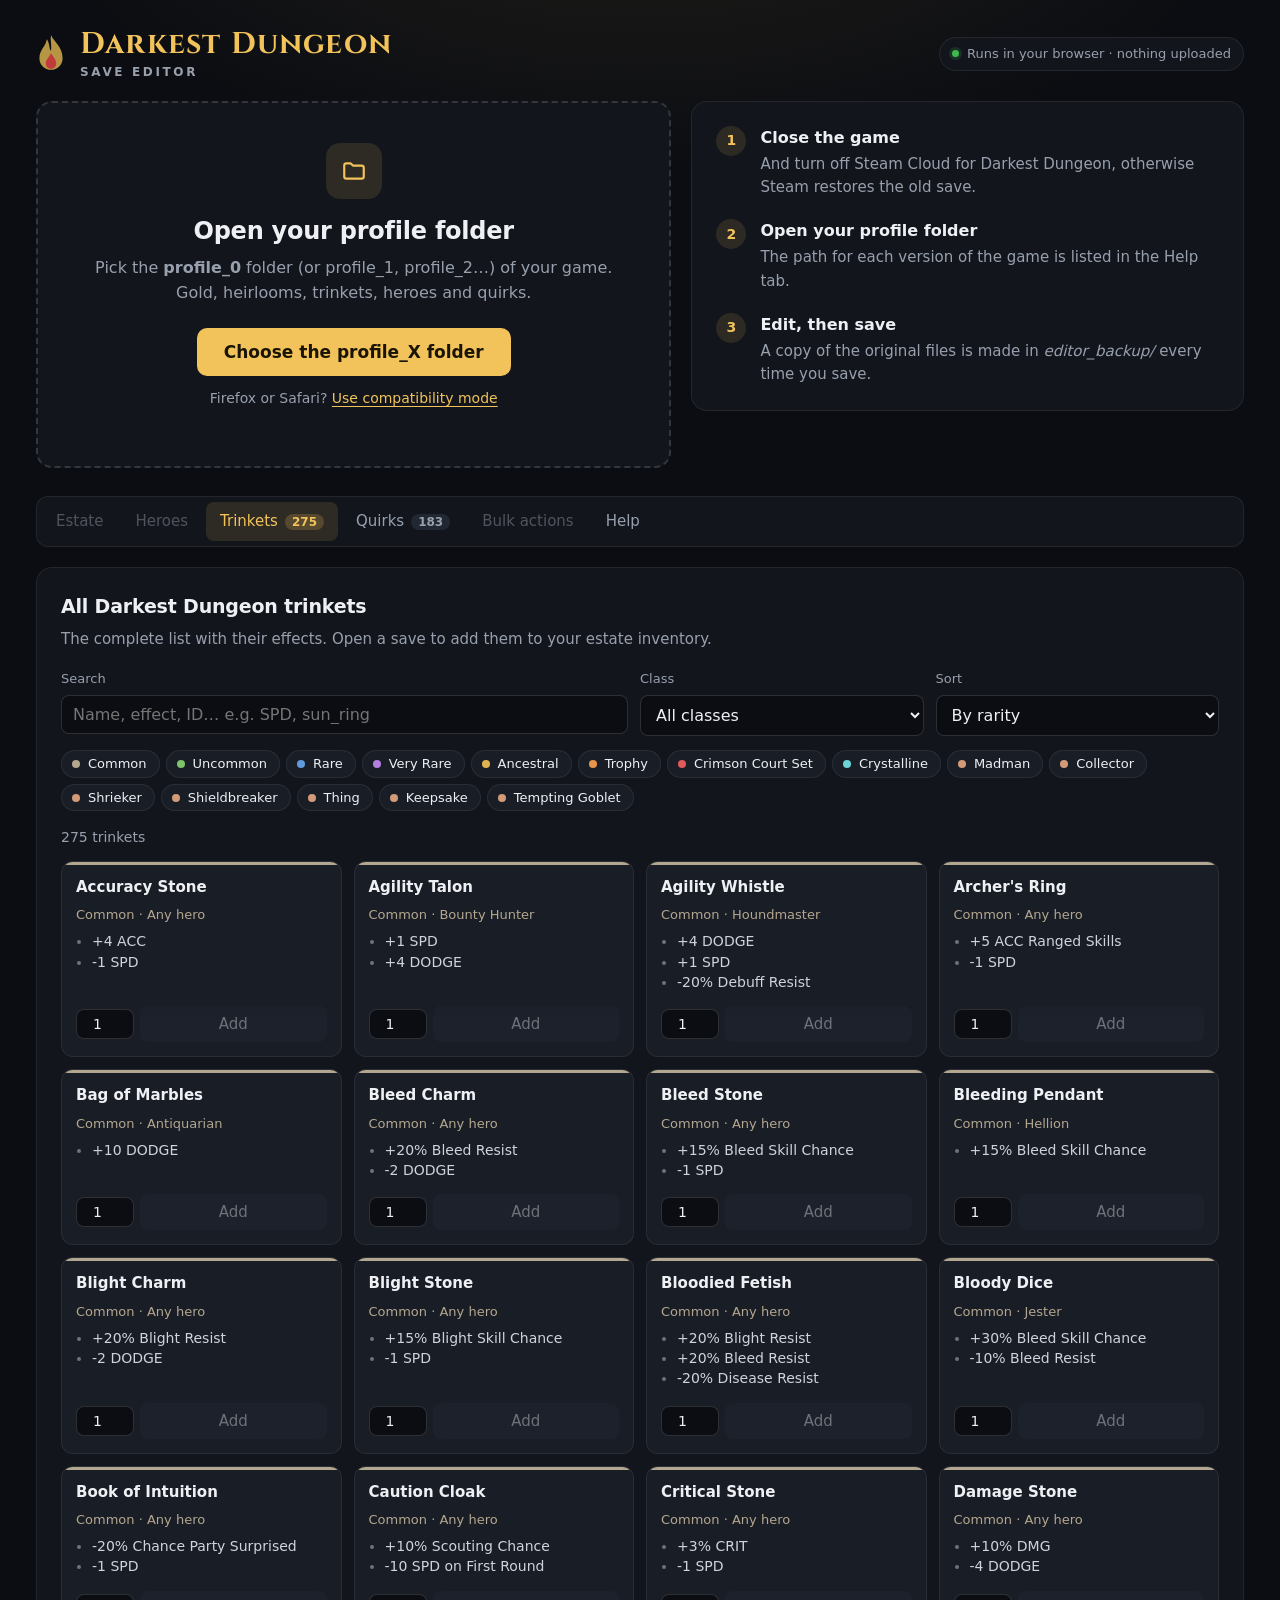
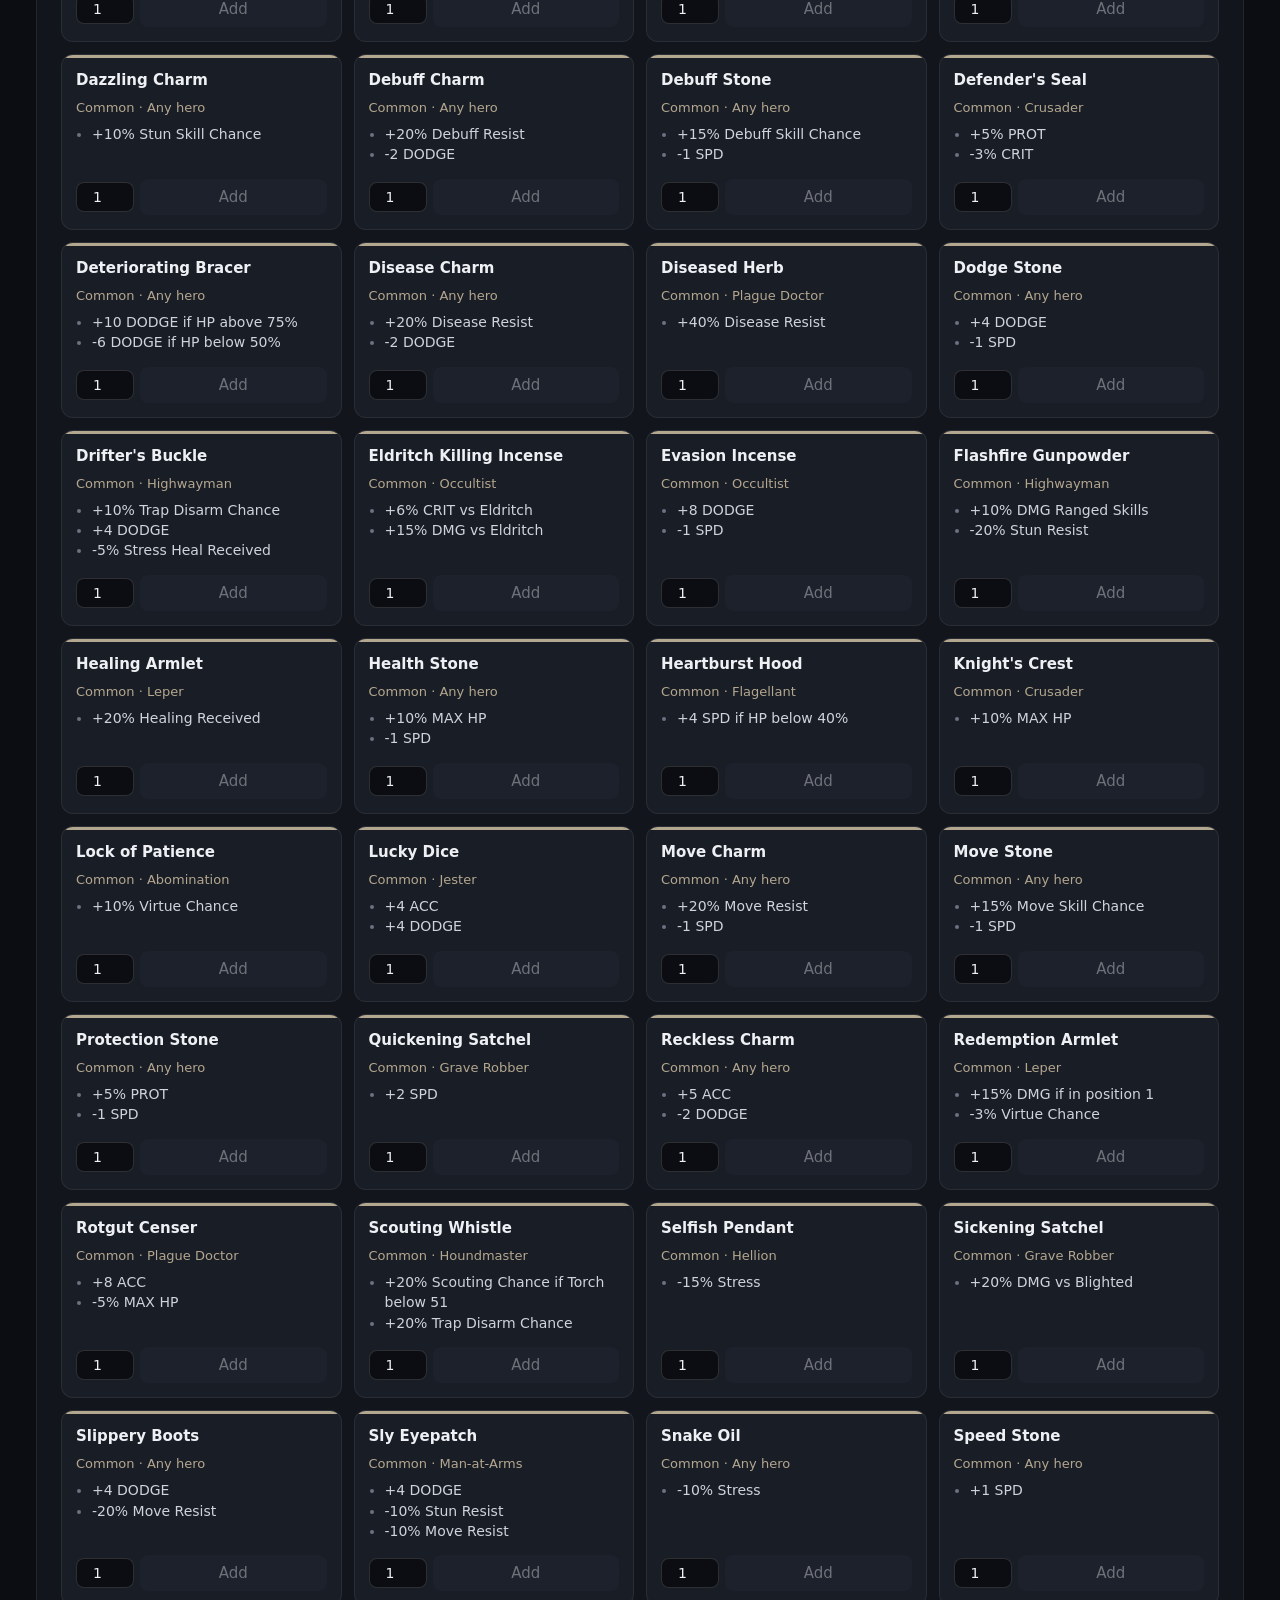
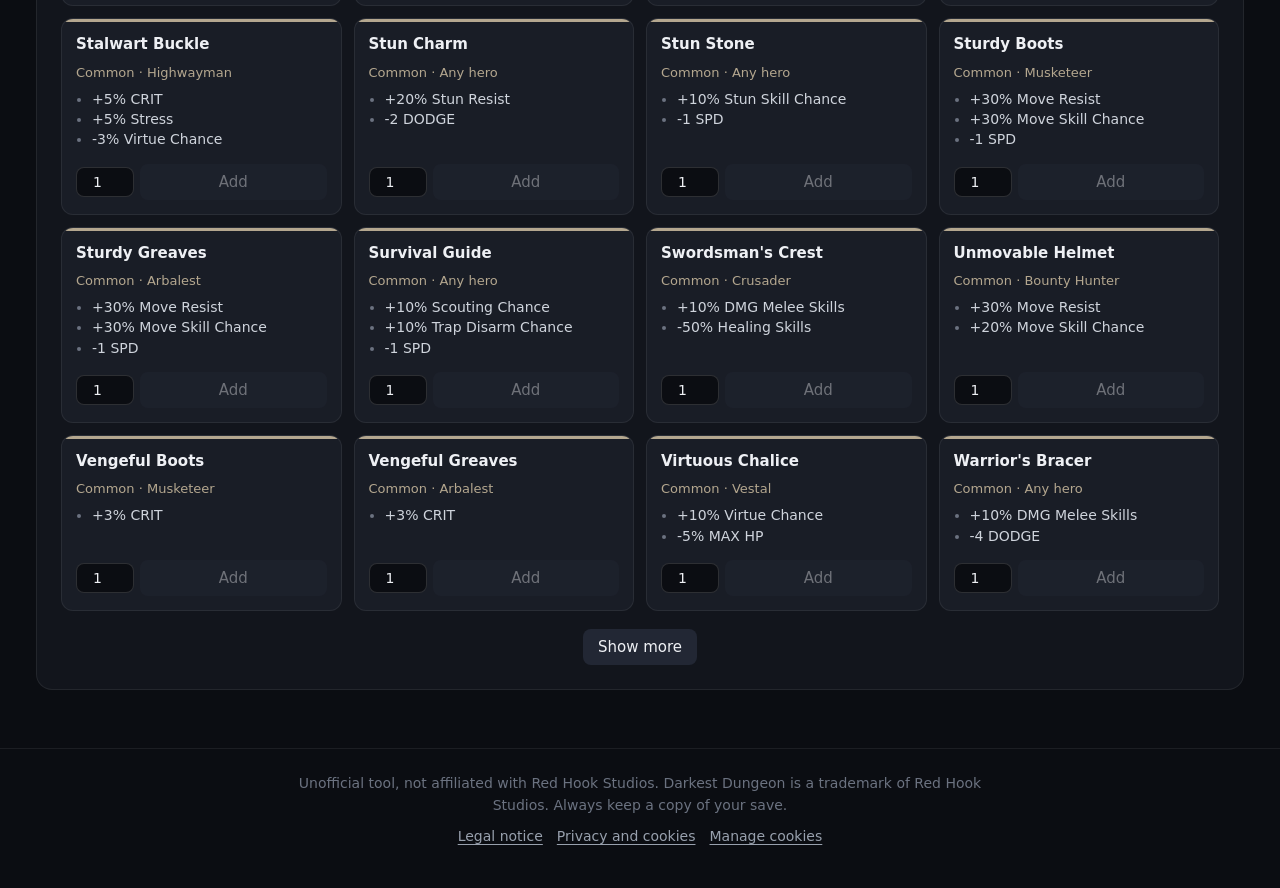
<file: index.html>
<!doctype html>
<html lang="en">
<head>
<meta charset="utf-8">
<meta name="viewport" content="width=device-width,initial-scale=1">
<script>
/* Consent Mode v2 — must stay BEFORE any Google script.
   By default, in the EEA, the UK and Switzerland, everything is denied until
   the certified consent management platform (AdSense > Privacy & messaging) has received the visitor's choice. */
window.dataLayer = window.dataLayer || [];
function gtag(){ dataLayer.push(arguments); }
gtag('consent', 'default', {
  ad_storage: 'denied', ad_user_data: 'denied', ad_personalization: 'denied', analytics_storage: 'denied',
  wait_for_update: 500,
  region: ['AT','BE','BG','HR','CY','CZ','DK','EE','FI','FR','DE','GR','HU','IE','IT','LV','LT','LU','MT','NL','PL','PT','RO','SK','SI','ES','SE','IS','LI','NO','GB','CH']
});
gtag('set', 'ads_data_redaction', true);
</script>
<!-- AdSense site verification (same ID as ADSENSE.client below) -->
<meta name="google-adsense-account" content="ca-pub-7209616351160937">
<title>Darkest Dungeon Save Editor – gold, trinkets, heroes, quirks</title>
<meta name="description" content="Free Darkest Dungeon save editor that runs in your browser: edit gold and heirlooms, add trinkets, level heroes to 6, manage quirks. Full list of trinkets and quirks with their effects.">
<link rel="canonical" href="https://pleaskanworkshop.fr/darkestdungeonsaveeditor/">
<meta property="og:type" content="website">
<meta property="og:title" content="Darkest Dungeon Save Editor">
<meta property="og:description" content="Gold, trinkets, heroes, quirks: edit your Darkest Dungeon save in the browser. Nothing is uploaded.">
<meta property="og:url" content="https://pleaskanworkshop.fr/darkestdungeonsaveeditor/">
<meta name="theme-color" content="#0b0d12">
<link rel="icon" href="favicon.svg" type="image/svg+xml">
<link rel="preload" href="fonts/cinzel-latin-700-normal.woff2" as="font" type="font/woff2" crossorigin>
<link rel="stylesheet" href="fonts/fonts.css">
<script type="application/ld+json">{"@context":"https://schema.org","@type":"WebApplication","name":"Darkest Dungeon Save Editor","applicationCategory":"GameApplication","operatingSystem":"Windows, macOS, Linux (browser)","inLanguage":"en","offers":{"@type":"Offer","price":"0","priceCurrency":"EUR"},"url":"https://pleaskanworkshop.fr/darkestdungeonsaveeditor/"}</script>
<style>
:root{
  --bg:#0b0d12;--surface:#12151c;--surface2:#191d26;--surface3:#222734;
  --line:rgba(255,255,255,.07);--line2:rgba(255,255,255,.14);
  --ink:#eef0f4;--dim:#98a0ad;--faint:#6b7280;
  --gold:#f2c35b;--gold-ink:#1a1405;--gold-soft:rgba(242,195,91,.12);--gold-line:rgba(242,195,91,.45);
  --blood:#e5534b;--blood-soft:rgba(229,83,75,.12);--ok:#3fb950;
  --r-common:#b4a78f;--r-uncommon:#7fc468;--r-rare:#5f9bdc;--r-very_rare:#b47fe0;--r-ancestral:#e0b24f;
  --r-trophy:#e8954a;--r-crimson:#e05a5a;--r-crystalline:#6cd3d6;--r-unique:#d39a78;
  --r:12px;--r-sm:8px;
  --display:"Cinzel",Georgia,serif;
  --body:system-ui,-apple-system,"Segoe UI",Roboto,"Helvetica Neue",Arial,sans-serif;
  --mono:ui-monospace,"Cascadia Code",Consolas,Menlo,monospace;
}
*{box-sizing:border-box}
html{scroll-padding-top:80px;color-scheme:dark}
body{margin:0;background:var(--bg);background-image:radial-gradient(900px 420px at 50% -120px,rgba(242,195,91,.09),transparent 70%);background-repeat:no-repeat;color:var(--ink);font:16px/1.55 var(--body);min-height:100vh;-webkit-font-smoothing:antialiased}
a{color:var(--gold);text-underline-offset:3px}
a:hover{color:#ffd270}
:focus-visible{outline:2px solid var(--gold);outline-offset:2px}
.wrap{max-width:1240px;margin:0 auto;padding:0 16px}
.hidden{display:none!important}

/* ---------- header */
.top{display:flex;align-items:center;gap:14px;padding:28px 0 22px}
.top h1{font-family:var(--display);font-weight:700;font-size:clamp(22px,3.4vw,30px);letter-spacing:.04em;color:var(--gold);line-height:1.1;margin:0}
.top h1 small{display:block;font-family:var(--body);font-size:12px;font-weight:600;color:var(--dim);letter-spacing:.22em;text-transform:uppercase;margin-top:5px}
.top .pill{margin-left:auto;display:inline-flex;align-items:center;gap:8px;font-size:13px;color:var(--dim);background:var(--surface);border:1px solid var(--line);border-radius:999px;padding:6px 12px;white-space:nowrap}
.top .pill i{width:7px;height:7px;border-radius:50%;background:var(--ok);box-shadow:0 0 0 3px rgba(63,185,80,.18)}
.flame{display:block;width:30px;height:40px;flex:none}
@media (prefers-reduced-motion:no-preference){ .flame path{transform-origin:50% 100%;animation:flick 2.6s ease-in-out infinite} @keyframes flick{0%,100%{transform:scaleY(1) skewX(0)}30%{transform:scaleY(1.07) skewX(-2deg)}60%{transform:scaleY(.95) skewX(2deg)}} }
body.loaded .top{padding:18px 0 14px}

/* ---------- ads */
.ad{margin:0 auto 18px;text-align:center;min-height:0}
.ad ins{display:block}
.ad.dev{border:1px dashed var(--line2);border-radius:var(--r);color:var(--faint);font-size:13px;padding:24px 10px}
.ad.off{display:none}
.ad-top{max-width:970px}

/* ---------- layout */
.shell{display:grid;grid-template-columns:minmax(0,1fr);gap:20px;align-items:start}
@media (min-width:1180px){ .shell.has-side{grid-template-columns:minmax(0,1fr) 300px} .side{position:sticky;top:76px} }
.side .ad{margin-top:0}

/* ---------- file bar */
.filebar{position:sticky;top:0;z-index:20;background:rgba(11,13,18,.85);backdrop-filter:blur(10px);-webkit-backdrop-filter:blur(10px);border-bottom:1px solid var(--line);padding:10px 0}
.filebar .wrap{display:flex;gap:10px;align-items:center}
.filebar .st{flex:1;min-width:0;color:var(--dim);font-size:15px;white-space:nowrap;overflow:hidden;text-overflow:ellipsis}
.filebar .st b{color:var(--ink);font-weight:600}
.st.ok{color:var(--ok)} .st.err{color:var(--blood)} .st.dirty{color:var(--gold);font-weight:500}

/* ---------- buttons & inputs */
button,.btn{font:500 15px/1.2 var(--body);background:var(--surface3);color:var(--ink);border:1px solid transparent;padding:8px 14px;border-radius:var(--r-sm);cursor:pointer;display:inline-flex;align-items:center;gap:8px;text-decoration:none;transition:background .15s,border-color .15s,color .15s,transform .05s}
button:hover:not(:disabled),.btn:hover{background:#2b3141;color:var(--ink)}
button:active:not(:disabled){transform:translateY(1px)}
button:disabled{opacity:.4;cursor:not-allowed}
button.primary{background:var(--gold);color:var(--gold-ink);font-weight:650}
button.primary:hover:not(:disabled){background:#ffd270;color:var(--gold-ink)}
button.big{font-size:17px;padding:13px 26px;border-radius:10px}
button.ghost{background:transparent;border-color:var(--line2);color:var(--dim)}
button.ghost:hover:not(:disabled){background:var(--surface2);color:var(--ink)}
button.icon{padding:3px 8px;font-size:13px}
label.f{display:block;font-size:13px;font-weight:500;color:var(--dim)}
input,select{width:100%;margin-top:6px;background:var(--bg);border:1px solid var(--line2);color:var(--ink);font:16px var(--body);padding:9px 11px;border-radius:var(--r-sm);transition:border-color .15s,box-shadow .15s}
input:focus,select:focus{outline:none;border-color:var(--gold);box-shadow:0 0 0 3px var(--gold-soft)}
input[type=number]{font-variant-numeric:tabular-nums}

/* ---------- landing */
.landing{display:grid;gap:20px;margin:0 0 28px}
@media (min-width:860px){ .landing{grid-template-columns:1.15fr 1fr;align-items:stretch} }
.door{border:2px dashed var(--line2);background:var(--surface);padding:40px 28px;border-radius:16px;text-align:center;display:flex;flex-direction:column;justify-content:center;transition:border-color .15s,background .15s}
.door .ico{width:56px;height:56px;margin:0 auto 14px;border-radius:14px;display:grid;place-items:center;background:var(--gold-soft);color:var(--gold)}
.door h2{font-size:24px;font-weight:650;margin:0 0 6px;letter-spacing:-.01em}
.door p{color:var(--dim);margin:0 0 22px}
.door .acts{display:flex;flex-direction:column;align-items:center;gap:12px}
.door .compat{font-size:14px;color:var(--dim)}
.door .compat label{color:var(--gold);text-decoration:underline;text-underline-offset:3px;cursor:pointer}
.door.drag{border-color:var(--gold);background:var(--gold-soft)}
.steps{list-style:none;margin:0;padding:24px;counter-reset:s;background:var(--surface);border:1px solid var(--line);border-radius:16px;display:flex;flex-direction:column;justify-content:center;gap:20px}
.steps li{counter-increment:s;display:flex;gap:14px}
.steps li::before{content:counter(s);flex:none;width:30px;height:30px;border-radius:50%;display:grid;place-items:center;background:var(--gold-soft);color:var(--gold);font-weight:700;font-size:14px}
.steps b{font-weight:600;display:block;margin-bottom:2px}
.steps span{color:var(--dim);display:block;font-size:15px}
.warn{border:1px solid rgba(229,83,75,.4);background:var(--blood-soft);border-radius:10px;padding:10px 14px;color:#f3c2bd;font-size:15px;margin:14px 0}

/* ---------- tabs */
.tabs{display:flex;gap:4px;overflow-x:auto;scrollbar-width:none;background:var(--surface);border:1px solid var(--line);border-radius:12px;padding:5px;margin:0 0 20px}
.tabs::-webkit-scrollbar{display:none}
.tabs a{flex:none;font-size:15px;font-weight:500;color:var(--dim);text-decoration:none;padding:8px 14px;border-radius:8px;white-space:nowrap;transition:background .15s,color .15s}
.tabs a:hover{color:var(--ink);background:var(--surface2)}
.tabs a[aria-current=page]{color:var(--gold);background:var(--gold-soft)}
.tabs a.locked{opacity:.45}
.tabs .count:empty{display:none}
.tabs .count{font-size:12px;font-weight:600;margin-left:7px;padding:1px 7px;border-radius:999px;background:var(--surface3);color:var(--dim)}
.tabs a[aria-current=page] .count{background:rgba(242,195,91,.2);color:var(--gold)}

/* ---------- panels */
.panel{background:var(--surface);border:1px solid var(--line);border-radius:16px;padding:24px;margin-bottom:18px}
.panel>h2{font-size:19px;font-weight:650;letter-spacing:-.01em;color:var(--ink);margin:0 0 6px}
.sec-h{font-size:13px;font-weight:600;text-transform:uppercase;letter-spacing:.08em;color:var(--dim);margin:0 0 10px}
.panel>p.lead{color:var(--dim);margin:0 0 18px;font-size:15px;max-width:70ch}
.panel>h2+.wallet,.panel>h2+.inv,.panel>h2+.bulk{margin-top:16px}
.grid{display:grid;grid-template-columns:repeat(auto-fill,minmax(180px,1fr));gap:14px}
.empty{color:var(--faint);font-style:italic}
.locked-msg{text-align:center;padding:48px 20px}
.locked-msg p{color:var(--dim);margin:0 0 16px}

/* wallet */
.wallet{display:grid;grid-template-columns:repeat(auto-fill,minmax(160px,1fr));gap:12px}
.coin{background:var(--surface2);border:1px solid var(--line);border-radius:var(--r);padding:14px}
.coin label{font-size:13px;font-weight:600;color:var(--gold)}
.coin .quick{display:flex;gap:4px;margin-top:8px}
.coin .quick button{flex:1;justify-content:center;padding:4px 0;font-size:13px;border-radius:6px}

/* inventory */
.inv{display:flex;flex-wrap:wrap;gap:8px}
.chip{display:inline-flex;align-items:center;gap:8px;background:var(--surface2);border:1px solid var(--line);border-radius:999px;padding:5px 6px 5px 12px;font-size:14px;font-weight:500;cursor:default}
.chip::before{content:"";width:8px;height:8px;border-radius:50%;background:var(--rc,var(--line2));flex:none}
.chip .x{font-size:12px;color:var(--dim);font-weight:400}
.chip button{padding:2px 8px;font-size:12px;border-radius:999px}
.chip.pos{--rc:var(--ok)} .chip.neg{--rc:var(--blood)} .chip.dis{--rc:#a68be0}
.chip.lock{background:var(--gold-soft);border-color:var(--gold-line)}
.chip .lk{color:var(--gold);font-size:12px}

/* catalogue */
.filters{display:grid;grid-template-columns:2fr 1fr 1fr;gap:12px;margin-bottom:14px}
@media (max-width:640px){ .filters{grid-template-columns:1fr 1fr} .filters .q{grid-column:1/-1} }
.rar-row{display:flex;flex-wrap:wrap;gap:6px;margin-bottom:16px}
.rar-row button{font-size:13px;padding:5px 12px 5px 10px;border-radius:999px;background:var(--surface2);border:1px solid var(--line)}
.rar-row button::before{content:"";width:8px;height:8px;border-radius:50%;background:var(--rc)}
.rar-row button[aria-pressed=true]{background:var(--gold-soft);border-color:var(--gold-line);color:var(--gold)}
.meta-line{color:var(--dim);font-size:14px;margin:0 0 12px}
.cards{display:grid;grid-template-columns:repeat(auto-fill,minmax(250px,1fr));gap:12px}
.tk{background:var(--surface2);border:1px solid var(--line);border-radius:var(--r);padding:14px;display:flex;flex-direction:column;gap:6px;position:relative;overflow:hidden}
.tk::before{content:"";position:absolute;left:0;top:0;right:0;height:3px;background:var(--rc)}
.tk h3{font-size:15px;font-weight:600;margin:0;color:var(--ink)}
.tk .who{font-size:13px;font-weight:500;color:var(--rc)}
.tk ul{margin:0;padding:0 0 0 16px;font-size:14px;line-height:1.45;color:#cfd4dc}
.tk li::marker{color:var(--faint)}
.tk .set{font-size:13.5px;color:#f0b3ae;border-top:1px solid var(--line);padding-top:8px}
.tk .add{margin-top:auto;display:flex;gap:6px;align-items:center;padding-top:8px}
.tk .add input{width:58px;margin:0;padding:6px;font-size:14px;text-align:center}
.tk .add button{flex:1;justify-content:center}
.tk .own{font-size:12px;font-weight:600;color:var(--gold);margin-left:auto}
.more{text-align:center;margin-top:18px}

/* heroes */
.hero{background:var(--surface);border:1px solid var(--line);border-radius:14px;margin-bottom:10px;transition:border-color .15s}
.hero:hover{border-color:var(--line2)}
.hero[open]{border-color:var(--line2)}
.hero>summary{list-style:none;cursor:pointer;padding:14px 18px;display:grid;grid-template-columns:1fr auto;gap:8px 14px;align-items:center}
.hero>summary::-webkit-details-marker{display:none}
.hero>summary .nm{font-size:17px;font-weight:650;color:var(--ink)}
.hero>summary .cls{color:var(--gold);font-size:14px;font-weight:500;margin-left:8px}
.hero>summary .stats{color:var(--dim);font-size:14px;font-variant-numeric:tabular-nums;text-align:right}
.hero>summary .stats .sev{color:var(--blood)}
.hero>summary .stats .vir{color:var(--gold)}
.hero>summary::after{content:"";grid-column:1/-1;height:4px;border-radius:99px;background:linear-gradient(90deg,var(--blood) var(--stress),var(--surface3) var(--stress));max-width:240px}
.hero[open]>summary{border-bottom:1px solid var(--line)}
.hero .body{padding:18px}
.hero .sub{font-size:12px;font-weight:600;text-transform:uppercase;color:var(--dim);letter-spacing:.08em;margin:22px 0 10px}
.addq{display:flex;gap:8px;margin-top:10px;flex-wrap:wrap;align-items:center}
.addq select{flex:1;min-width:220px;margin:0}
.hero .acts{display:flex;gap:8px;flex-wrap:wrap;margin-top:20px}

/* bulk */
.bulk{display:grid;grid-template-columns:repeat(auto-fill,minmax(260px,1fr));gap:10px}
.bulk button{flex-direction:column;align-items:flex-start;text-align:left;font-weight:600;padding:14px 16px;background:var(--surface2);border:1px solid var(--line);border-radius:var(--r);gap:3px}
.bulk button:hover:not(:disabled){border-color:var(--gold-line);background:var(--surface3)}
.bulk button span{color:var(--dim);font-weight:400;font-size:14px}

/* quirk catalogue */
.qcols{display:grid;gap:24px}
@media (min-width:820px){ .qcols{grid-template-columns:1fr 1fr} }
.qlist{list-style:none;margin:0;padding:0}
.qlist li{display:grid;grid-template-columns:minmax(120px,180px) 1fr;gap:12px;padding:9px 0;border-bottom:1px solid var(--line);font-size:14.5px}
.qlist li b{font-weight:600}
.qlist li span{color:var(--dim)}
.qlist.pos li b{color:#7fd38a} .qlist.neg li b{color:#f08a83}

/* help */
.prose{max-width:820px}
.prose p,.prose li{color:#cfd4dc}
.prose h2{font-size:19px;font-weight:650;color:var(--ink);margin:28px 0 8px}
.prose h3{font-size:13px;font-weight:600;text-transform:uppercase;letter-spacing:.08em;color:var(--dim);margin:20px 0 6px}
.prose code{font:13.5px var(--mono);background:var(--bg);border:1px solid var(--line2);padding:2px 6px;border-radius:5px;word-break:break-all}
.prose details{border-bottom:1px solid var(--line);padding:12px 0}
.prose summary{cursor:pointer;font-weight:600}
.prose details p{margin:8px 0 0}

/* tooltip */
#tip{position:fixed;z-index:100;max-width:300px;background:var(--surface3);border:1px solid var(--line2);border-radius:10px;padding:10px 12px;font-size:14px;line-height:1.45;color:#cfd4dc;box-shadow:0 10px 30px rgba(0,0,0,.5);pointer-events:none;opacity:0;transition:opacity .12s;overflow:hidden}
#tip::before{content:"";position:absolute;left:0;top:0;right:0;height:3px;background:var(--rc,var(--gold))}
#tip.on{opacity:1}
#tip b{font-weight:650;font-size:14px;display:block;margin-bottom:4px;color:var(--ink)}
#tip .k{color:var(--dim);font-size:13px;display:block;margin-bottom:4px}
#tip ul{margin:0;padding-left:16px}

/* toast */
#toast{position:fixed;left:50%;bottom:24px;transform:translateX(-50%) translateY(20px);background:var(--surface3);border:1px solid var(--line2);padding:12px 18px;border-radius:12px;font-size:15px;font-weight:500;opacity:0;transition:.2s;z-index:120;pointer-events:none;max-width:calc(100% - 32px);box-shadow:0 12px 40px rgba(0,0,0,.5)}
#toast.on{opacity:1;transform:translateX(-50%)}

footer{border-top:1px solid var(--line);margin-top:40px;padding:24px 0 40px;color:var(--faint);font-size:14px;text-align:center}
footer .wrap{display:flex;flex-direction:column;gap:10px;align-items:center}
footer p{margin:0;max-width:80ch}
footer a{color:var(--dim)}
footer a:hover{color:var(--gold)}

@media (max-width:560px){
  .top{padding:20px 0 16px}
  .top .pill{display:none}
  .panel{padding:16px;border-radius:14px}
  .door{padding:28px 18px}
  .tabs a{padding:8px 11px;font-size:14px}
  .filebar .st{font-size:13px}
  .filebar #closeBtn{display:none}
  .grid{grid-template-columns:repeat(auto-fill,minmax(140px,1fr))}
  .qlist li{grid-template-columns:1fr;gap:2px}
}
</style>
</head>
<body>
<div id="filebar" class="filebar hidden">
  <div class="wrap">
    <div class="st" id="status"></div>
    <button class="ghost" id="closeBtn" title="Close this save">Close</button>
    <button class="primary" id="saveBtn" disabled>Save</button>
  </div>
</div>

<div class="wrap">
<header class="top">
  <svg class="flame" viewBox="0 0 26 38" aria-hidden="true"><path d="M13 1c3 7 11 11 11 22a11 11 0 0 1-22 0C2 15 8 12 9 5c3 4 2 9 4 11 1-5-1-10 0-15z" fill="#c9a54a" opacity=".9"/><path d="M13 18c2 4 5 6 5 10a5 5 0 0 1-10 0c0-4 3-5 5-10z" fill="#c23b3c"/></svg>
  <h1>Darkest Dungeon<small>Save Editor</small></h1>
  <span class="pill"><i></i>Runs in your browser · nothing uploaded</span>
</header>
</div>

<div class="wrap">
  <div class="ad ad-top" data-ad="top"></div>

  <section id="landing" class="landing">
    <div class="door" id="door">
      <div class="ico"><svg width="26" height="26" viewBox="0 0 24 24" fill="none" stroke="currentColor" stroke-width="2" stroke-linecap="round" stroke-linejoin="round" aria-hidden="true"><path d="M3 7a2 2 0 0 1 2-2h4l2 2h8a2 2 0 0 1 2 2v8a2 2 0 0 1-2 2H5a2 2 0 0 1-2-2z"/></svg></div>
      <h2>Open your profile folder</h2>
      <p>Pick the <b>profile_0</b> folder (or profile_1, profile_2…) of your game.<br>Gold, heirlooms, trinkets, heroes and quirks.</p>
      <div class="acts">
        <button class="primary big" id="openBtn">Choose the profile_X folder</button>
        <div class="compat">Firefox or Safari? <label for="dirInput">Use compatibility mode</label><input id="dirInput" type="file" webkitdirectory multiple class="hidden"></div>
      </div>
      <p class="st" id="status0" style="margin:16px 0 0"></p>
    </div>
    <div>
      <ol class="steps">
        <li><div><b>Close the game</b><span>And turn off Steam Cloud for Darkest Dungeon, otherwise Steam restores the old save.</span></div></li>
        <li><div><b>Open your profile folder</b><span>The path for each version of the game is listed in the Help tab.</span></div></li>
        <li><div><b>Edit, then save</b><span>A copy of the original files is made in <i>editor_backup/</i> every time you save.</span></div></li>
      </ol>
    </div>
  </section>

  <nav class="tabs" id="tabs" aria-label="Sections">
    <a href="#estate" data-t="estate">Estate</a>
    <a href="#heroes" data-t="heroes">Heroes<span class="count" id="cHeroes"></span></a>
    <a href="#trinkets" data-t="trinkets">Trinkets<span class="count">275</span></a>
    <a href="#quirks" data-t="quirks">Quirks<span class="count">183</span></a>
    <a href="#bulk" data-t="bulk">Bulk actions</a>
    <a href="#help" data-t="help">Help</a>
  </nav>

  <div class="shell" id="shell">
    <main>
      <!-- ESTATE -->
      <section id="t-estate" data-tab>
        <div class="needs-save">
          <div class="panel"><h2>Treasury and heirlooms</h2>
            <div class="wallet" id="wallet"></div>
            <div class="grid" style="margin-top:16px"><label class="f">Estate name<input type="text" id="estateName" maxlength="40"></label></div>
          </div>
          <div class="panel"><h2>Trinkets in storage</h2>
            <p class="lead">Hover over a trinket to see its effects. To add more, go to the <a href="#trinkets">Trinkets</a> tab.</p>
            <div class="inv" id="inv"></div>
          </div>
        </div>
      </section>

      <!-- HEROES -->
      <section id="t-heroes" data-tab class="hidden"><div class="needs-save"><div id="heroList"></div></div></section>

      <!-- TRINKETS -->
      <section id="t-trinkets" data-tab class="hidden">
        <div class="panel">
          <h2>All Darkest Dungeon trinkets</h2>
          <p class="lead" id="tkLead">The complete list with their effects. Open a save to add them to your estate inventory.</p>
          <div class="filters">
            <label class="f q">Search<input id="tkQ" type="search" placeholder="Name, effect, ID… e.g. SPD, sun_ring" autocomplete="off"></label>
            <label class="f">Class<select id="tkCls"></select></label>
            <label class="f">Sort<select id="tkSort"><option value="r">By rarity</option><option value="n">By name</option></select></label>
          </div>
          <div class="rar-row" id="tkRar" role="group" aria-label="Filter by rarity"></div>
          <div class="meta-line" id="tkCount"></div>
          <div class="cards" id="tkCards"></div>
          <div class="more"><button id="tkMore" class="hidden">Show more</button></div>
        </div>
      </section>

      <!-- QUIRKS -->
      <section id="t-quirks" data-tab class="hidden">
        <div class="panel">
          <h2>Quirks and their effects</h2>
          <p class="lead">To add or remove a quirk, open a hero's sheet in the <a href="#heroes">Heroes</a> tab.</p>
          <div class="filters" style="grid-template-columns:1fr"><label class="f q">Search<input id="qQ" type="search" placeholder="e.g. Torch, Bleed, Hard Noggin" autocomplete="off"></label></div>
          <div class="qcols">
            <div><h3 class="sec-h">Positive</h3><ul class="qlist pos" id="qPos"></ul></div>
            <div><h3 class="sec-h">Negative</h3><ul class="qlist neg" id="qNeg"></ul></div>
          </div>
        </div>
      </section>

      <!-- BULK -->
      <section id="t-bulk" data-tab class="hidden">
        <div class="needs-save">
          <div class="panel"><h2>The whole roster at once</h2>
            <p class="lead">Changes stay in memory until you click “Save”.</p>
            <div class="bulk">
              <button data-bulk="lvl">Set every hero to level 6 <span>— resolve XP maxed out</span></button>
              <button data-bulk="calm">Stress to 0 and afflictions removed <span>— virtues removed too</span></button>
              <button data-bulk="gear">Max gear and skills <span>— weapon, armor and equipped skills to rank 4</span></button>
              <button data-bulk="heal">Heal everyone <span>— current HP set high, the game caps it at max</span></button>
            </div>
          </div>
        </div>
      </section>

      <!-- HELP -->
      <section id="t-help" data-tab class="hidden">
        <div class="panel prose">
          <h2 style="margin-top:0">Where is my save?</h2>
          <h3>Steam</h3>
          <p><code>C:\Program Files (x86)\Steam\userdata\&lt;your Steam ID&gt;\262060\remote\profile_0</code></p>
          <p>The number after <i>userdata</i> depends on your account. If there are several, pick the one that contains the <i>262060</i> folder.</p>
          <h3>GOG, Epic and DRM-free version</h3>
          <p><code>C:\Users\&lt;you&gt;\Documents\Darkest\profile_0</code></p>
          <p>Each save slot has its own folder: profile_0 is the first, profile_1 the second, and so on.</p>
          <h2>Frequently asked questions</h2>
          <details><summary>My changes disappear when I launch the game</summary><p>It is almost always Steam Cloud restoring the online version. In Steam: right-click Darkest Dungeon → Properties → General → untick “Keep games saves in the Steam Cloud”. Also close the game before saving.</p></details>
          <details><summary>The “Choose folder” button does nothing</summary><p>Writing directly to a folder works in desktop Chrome, Edge, Opera and Brave. In Firefox or Safari, use compatibility mode: the editor downloads the three edited files, which you then copy over the originals.</p></details>
          <details><summary>How do I undo my changes?</summary><p>Every time you save, the original files are copied to <i>profile_X/editor_backup/date-time/</i> (older versions of the editor used <i>sauvegarde_editeur/</i>). Copy them back into the profile_X folder to undo. The game also keeps its own copies in <i>profile_X/backup</i>.</p></details>
          <details><summary>Which files are modified?</summary><p>Only <i>persist.estate.json</i> (gold, heirlooms, trinkets), <i>persist.roster.json</i> (heroes) and <i>persist.game.json</i> (estate name). Despite the .json extension, they are binary files specific to the game.</p></details>
          <details><summary>The trinkets I added don't show up</summary><p>They go to the estate inventory, visible from the Hamlet (Stage Coach window or a hero's sheet). Trinkets from a DLC you don't own may not appear; remove them with the editor.</p></details>
          <details><summary>How many quirks can a hero have?</summary><p>The game supports at most five positive and five negative quirks, not counting diseases. The editor blocks adding more.</p></details>
          <details><summary>Are my files sent anywhere?</summary><p>No. Reading and writing happen locally in your browser. The site shows ads, described in the <a href="confidentialite.html">privacy policy</a>, but they have no access to your files.</p></details>
          <details><summary>Does it work with Darkest Dungeon II?</summary><p>No, only with the first Darkest Dungeon (and its DLCs: Crimson Court, Shieldbreaker, Color of Madness, Musketeer, Flagellant).</p></details>
        </div>
      </section>
    </main>
    <aside class="side hidden" id="side"><div class="ad" data-ad="side"></div></aside>
  </div>

  <div class="ad" data-ad="bottom"></div>
</div>

<footer>
  <div class="wrap">
    <p>Unofficial tool, not affiliated with Red Hook Studios. Darkest Dungeon is a trademark of Red Hook Studios. Always keep a copy of your save.</p>
    <p><a href="confidentialite.html#mentions-legales">Legal notice</a>&emsp;<a href="confidentialite.html">Privacy and cookies</a>&emsp;<a href="#" id="consentLink">Manage cookies</a></p>
  </div>
</footer>

<div id="tip" role="tooltip"></div>
<div id="toast" role="status" aria-live="polite"></div>

<script>
/* ====== AdSense configuration: replace with your own IDs ====== */
const ADSENSE = {
  client: 'ca-pub-7209616351160937',          // publisher ID
  slots: { top: '0000000000', side: '0000000000', bottom: '0000000000' } // ad unit IDs (AdSense > Ads > By ad unit); while they are 0, the slot stays hidden
};
</script>
<script>
// DSON codec (Darkest Dungeon binary save format)
const DSON = (() => {
  function hashName(s){ let h=0; for (let i=0;i<s.length;i++) h=(Math.imul(h,53)+s.charCodeAt(i))|0; return h; }
  function isDson(u8){ return u8 && u8.length>=64 && u8[0]===0x01 && u8[1]===0xB1 && u8[2]===0 && u8[3]===0; }
  
  function str(u8,a,b){ let s=''; for(let i=a;i<b;i++) s+=String.fromCharCode(u8[i]); return s; }
  // Node: {name, obj:bool, top:int(top bit), children:[] | raw:Uint8Array, file?:Node(root of embedded)}
  function decode(u8){
    const dv=new DataView(u8.buffer,u8.byteOffset,u8.byteLength), I=o=>dv.getInt32(o,true);
    const head = u8.slice(0,0x40);
    const nM1=I(0x14), m1Off=I(0x18), nM2=I(0x2C), m2Off=I(0x30), dLen=I(0x38), dOff=I(0x3C);
    const m1=[]; for(let i=0;i<nM1;i++){const o=m1Off+16*i; m1.push({parent:I(o),m2:I(o+4),direct:I(o+8),all:I(o+12)});}
    const m2=[]; for(let i=0;i<nM2;i++){const o=m2Off+12*i; m2.push({hash:I(o),off:I(o+4),info:I(o+8)>>>0});}
    const nodes=m2.map((e,i)=>{
      const nameLen=(e.info>>>2)&0x1FF, obj=(e.info&1)===1;
      const ns=dOff+e.off, name=str(u8,ns,ns+nameLen-1);
      const n={name,obj,top:e.info>>>31,hash:e.hash};
      if(obj){ n.m1=(e.info>>>11)&0xFFFFF; n.children=[]; }
      else {
        const start=e.off+nameLen, end=(i+1<nM2? m2[i+1].off : dLen);
        let s=start; if(end-start>1){ s=(start+3)&~3; }
        n.raw=u8.slice(dOff+s,dOff+end);
        n.pad=u8.slice(dOff+start,dOff+s);
        // embedded file?
        if(n.raw.length>8){ const L=new DataView(n.raw.buffer).getInt32(0,true); if(L===n.raw.length-4 && isDson(n.raw.subarray(4))) { n.file=decode(n.raw.slice(4,4+L)); } }
      }
      return n;
    });
    // build tree via meta1
    let root=null;
    m1.forEach((b,bi)=>{ const node=nodes[b.m2]; node._bi=bi; });
    // children: fields in order; parent of field i = nearest enclosing object. Use meta1 parent and walk
    const stack=[];
    nodes.forEach((n,i)=>{
      while(stack.length && stack[stack.length-1].remain===0) stack.pop();
      if(stack.length===0){ root=n; } else { const p=stack[stack.length-1]; p.node.children.push(n); p.remain--; }
      if(n.obj){ const b=m1[n.m1]; stack.push({node:n,remain:b.direct}); }
    });
    return {head, root};
  }
  function encode(doc){
    // flatten pre-order
    const fields=[]; const objs=[];
    (function walk(n,parentBi){
      const idx=fields.length; fields.push(n);
      if(n.obj){ const bi=objs.length; const rec={parent:parentBi,m2:idx,direct:n.children.length,all:0}; objs.push(rec);
        n._bi=bi; const before=fields.length; n.children.forEach(c=>walk(c,bi)); rec.all=fields.length-before; }
    })(doc.root,-1);
    // data
    const chunks=[]; let len=0; const offs=[];
    const push=(b)=>{chunks.push(b); len+=b.length;};
    fields.forEach(n=>{
      if(n.file){ const inner=encode(n.file); const r=new Uint8Array(4+inner.length); new DataView(r.buffer).setInt32(0,inner.length,true); r.set(inner,4); n.raw=r; }
      offs.push(len);
      const nm=new Uint8Array(n.name.length+1); for(let i=0;i<n.name.length;i++) nm[i]=n.name.charCodeAt(i); push(nm);
      if(!n.obj){ if(n.raw.length>1){ const pad=((len+3)&~3)-len; if(pad) push(n.pad && n.pad.length===pad ? n.pad : new Uint8Array(pad)); } push(n.raw); }
    });
    const nM1=objs.length, nM2=fields.length, m1Off=0x40, m2Off=m1Off+16*nM1, dOff=m2Off+12*nM2;
    const out=new Uint8Array(dOff+len); const dv=new DataView(out.buffer);
    out.set(doc.head.subarray(0,0x40),0);
    dv.setInt32(0x10,16*nM1,true); dv.setInt32(0x14,nM1,true); dv.setInt32(0x18,m1Off,true);
    dv.setInt32(0x2C,nM2,true); dv.setInt32(0x30,m2Off,true); dv.setInt32(0x38,len,true); dv.setInt32(0x3C,dOff,true);
    objs.forEach((b,i)=>{const o=m1Off+16*i; dv.setInt32(o,b.parent,true);dv.setInt32(o+4,b.m2,true);dv.setInt32(o+8,b.direct,true);dv.setInt32(o+12,b.all,true);});
    fields.forEach((n,i)=>{const o=m2Off+12*i; let info=((n.name.length+1)<<2)|(n.obj?1:0); if(n.obj) info|=(n._bi<<11); if(n.top) info|=0x80000000;
      dv.setInt32(o,hashName(n.name),true); dv.setInt32(o+4,offs[i],true); dv.setUint32(o+8,info>>>0,true);});
    let p=dOff; chunks.forEach(c=>{out.set(c,p);p+=c.length;});
    return out;
  }
  // helpers
  function child(n,name){ return n && n.children && n.children.find(c=>c.name===name); }
  function path(n,...names){ for(const nm of names){ n=child(n,nm); if(!n) return null; if(n.file) n=n.file.root; } return n; }
  function getInt(n){ return new DataView(n.raw.buffer,n.raw.byteOffset).getInt32(0,true); }
  function setInt(n,v){ const r=new Uint8Array(4); new DataView(r.buffer).setInt32(0,v|0,true); n.raw=r; }
  function getFloat(n){ return new DataView(n.raw.buffer,n.raw.byteOffset).getFloat32(0,true); }
  function setFloat(n,v){ const r=new Uint8Array(4); new DataView(r.buffer).setFloat32(0,v,true); n.raw=r; }
  function getStr(n){ const L=new DataView(n.raw.buffer,n.raw.byteOffset).getInt32(0,true); return new TextDecoder('utf-8').decode(n.raw.subarray(4,4+L-1)); }
  function setStr(n,s){ const b=new TextEncoder().encode(s); const r=new Uint8Array(4+b.length+1); new DataView(r.buffer).setInt32(0,b.length+1,true); r.set(b,4); n.raw=r; }
  function getBool(n){ return n.raw[0]===1; }
  function setBool(n,b){ n.raw=new Uint8Array([b?1:0]); }
  function guess(n){ // generic display value
    if(n.obj) return null; if(n.file) return '[file]'; const r=n.raw, dv=new DataView(r.buffer,r.byteOffset,r.byteLength);
    if(r.length===1) return r[0]<=1? !!r[0] : String.fromCharCode(r[0]);
    if(r.length===4){ const i=dv.getInt32(0,true), f=dv.getFloat32(0,true); if(Math.abs(i)>0x1000000 && isFinite(f) && Math.abs(f)<1e7 && Math.abs(f)>1e-5) return {f}; return i; }
    if(r.length>=5){ const L=dv.getInt32(0,true); if(L===r.length-4 && r[r.length-1]===0) return str(r,4,r.length-1);
      if(L*4===r.length-4){ const a=[]; for(let k=0;k<L;k++) a.push(dv.getInt32(4+4*k,true)); return a; } }
    if(r.length===8) return [dv.getInt32(0,true),dv.getInt32(4,true)];
    return 'hex:'+Array.from(r).map(b=>b.toString(16).padStart(2,'0')).join('');
  }
  function toJSON(n){ if(n.obj){ const o={}; n.children.forEach(c=>{ let k=c.name; while(k in o) k+='#'; o[k]=toJSON(c);}); return o;} if(n.file) return {'[file]':toJSON(n.file.root)}; return guess(n); }
  return {hashName,isDson,decode,encode,child,path,getInt,setInt,getFloat,setFloat,getStr,setStr,getBool,setBool,guess,toJSON};
})();


// Save model: reads/writes the editable values of a Darkest Dungeon profile
const Model = (() => {
  const D = (typeof DSON !== 'undefined') ? DSON : require('./dson.js');
  const XP = { radiant: [0, 2, 7, 13, 21, 29, 40], other: [0, 2, 8, 14, 24, 36, 48] };
  const FILES = ['persist.estate.json', 'persist.roster.json', 'persist.game.json'];
  const leaf = (name, raw) => ({ name, obj: false, top: 0, raw });
  function mk(name, kind, v) {
    const n = leaf(name, new Uint8Array(0));
    if (kind === 's') D.setStr(n, v); else if (kind === 'i') D.setInt(n, v); else if (kind === 'b') D.setBool(n, v);
    return n;
  }
  const clamp = (v, a, b) => Math.max(a, Math.min(b, Number(v) || 0));

  function load(files) {
    const m = { docs: {}, mode: 'radiant' };
    for (const k of FILES) {
      if (!files[k]) throw new Error('Missing file: ' + k);
      if (!D.isDson(files[k])) throw new Error(`“${k}” is not a valid Darkest Dungeon save.`);
      m.docs[k] = D.decode(files[k]);
    }
    const gm = D.child(m.docs['persist.game.json'].root, 'game_mode');
    if (gm) m.mode = D.getStr(gm);
    return m;
  }
  const xpTable = m => m.mode === 'radiant' ? XP.radiant : XP.other;
  function levelFromXp(m, xp) { const t = xpTable(m); let l = 0; for (let i = 0; i < t.length; i++) if (xp >= t[i]) l = i; return l; }

  // ---- estate
  function wallet(m) {
    const w = D.child(m.docs['persist.estate.json'].root, 'wallet'), o = {};
    w.children.forEach(e => { o[D.getStr(D.child(e, 'type'))] = D.child(e, 'amount'); });
    return o;
  }
  function getWallet(m) { const w = wallet(m), o = {}; for (const k in w) o[k] = D.getInt(w[k]); return o; }
  function setWallet(m, type, v) { const w = wallet(m); if (w[type]) D.setInt(w[type], clamp(v, 0, 2147483647)); }
  function estateName(m) { return D.getStr(D.child(m.docs['persist.game.json'].root, 'estatename')); }
  function setEstateName(m, s) { D.setStr(D.child(m.docs['persist.game.json'].root, 'estatename'), s); }
  function trinketList(m) { return D.path(m.docs['persist.estate.json'].root, 'trinkets', 'items'); }
  function getTrinkets(m) { return trinketList(m).children.map(e => { const id = D.child(e, 'id'); return id ? D.getStr(id) : '?'; }); }
  function reindex(list) { list.children.forEach((c, i) => c.name = String(i)); }
  function addTrinket(m, id, count = 1) {
    const list = trinketList(m);
    for (let k = 0; k < count; k++) list.children.push({ name: 'x', obj: true, top: 0, children: [mk('id', 's', id), mk('type', 's', 'trinket'), mk('amount', 'i', 1)] });
    reindex(list);
  }
  function removeTrinketById(m, id, count = 1) {
    const list = trinketList(m);
    for (let k = 0; k < count; k++) {
      const i = list.children.findIndex(e => { const n = D.child(e, 'id'); return n && D.getStr(n) === id; });
      if (i < 0) break; list.children.splice(i, 1);
    }
    reindex(list);
  }

  // ---- heroes
  function heroes(m) {
    const h = D.child(m.docs['persist.roster.json'].root, 'heroes');
    return h.children.map(c => ({ guid: c.name, r: D.path(c, 'hero_file_data', 'raw_data') })).filter(h => h.r);
  }
  function heroInfo(m, h) {
    const r = h.r, a = D.child(r, 'actor');
    const cs = D.path(r, 'skills', 'selected_combat_skills');
    const ti = D.path(r, 'trinkets', 'items');
    const xp = D.getInt(D.child(r, 'resolveXp'));
    return {
      guid: h.guid, name: D.getStr(D.child(a, 'name')), cls: D.getStr(D.child(r, 'heroClass')), xp,
      level: levelFromXp(m, xp), stress: Math.round(D.getFloat(D.child(r, 'm_Stress'))), hp: Math.round(D.getFloat(D.child(a, 'current_hp'))),
      weapon: D.getInt(D.child(r, 'weapon_rank')), armour: D.getInt(D.child(r, 'armour_rank')),
      skills: cs ? cs.children.map(s => ({ id: s.name, lvl: D.getInt(s) })) : [],
      quirks: (D.child(r, 'quirks') || { children: [] }).children.map(q => ({ id: q.name, locked: D.getBool(D.child(q, 'is_locked')) })),
      trinkets: ti ? ti.children.map(e => { const n = D.child(e, 'id'); return n ? D.getStr(n) : '?'; }) : [],
      affliction: D.getStr(D.child(r, 'affliction_type_id')), virtue: D.getStr(D.child(r, 'virtue_type_id')),
    };
  }
  function setHero(m, h, field, v) {
    const r = h.r, a = D.child(r, 'actor');
    switch (field) {
      case 'name': D.setStr(D.child(a, 'name'), String(v).slice(0, 40)); break;
      case 'level': { const t = xpTable(m); D.setInt(D.child(r, 'resolveXp'), t[clamp(v, 0, 6)]); updateHighest(m); break; }
      case 'stress': D.setFloat(D.child(r, 'm_Stress'), clamp(v, 0, 200)); break;
      case 'hp': D.setFloat(D.child(a, 'current_hp'), clamp(v, 1, 999)); break;
      case 'weapon': D.setInt(D.child(r, 'weapon_rank'), clamp(v, 0, 4)); break;
      case 'armour': D.setInt(D.child(r, 'armour_rank'), clamp(v, 0, 4)); break;
    }
  }
  function setSkill(m, h, id, v) { const s = D.child(D.path(h.r, 'skills', 'selected_combat_skills'), id); if (s) D.setInt(s, clamp(v, 0, 4)); }
  function setQuirkLock(m, h, id, b) { const q = D.child(D.child(h.r, 'quirks'), id); if (q) D.setBool(D.child(q, 'is_locked'), b); }
  function removeQuirk(m, h, id) { const qs = D.child(h.r, 'quirks'); qs.children = qs.children.filter(q => q.name !== id); }
  function addQuirk(m, h, id) {
    const qs = D.child(h.r, 'quirks'); if (!qs || D.child(qs, id)) return false;
    qs.children.push({ name: id, obj: true, top: 0, children: [
      mk('is_new', 'b', true), mk('is_locked', 'b', false), mk('mission_count', 'i', 0),
      mk('replaces_quirk', 'i', 0), mk('replaces_quirk_viewed', 'b', false), mk('evolution_duration_remaining', 'i', 0)] });
    return true;
  }
  function clearAffliction(m, h) {
    D.setStr(D.child(h.r, 'affliction_type_id'), ''); D.setInt(D.child(h.r, 'affliction_severity'), 0); D.setStr(D.child(h.r, 'virtue_type_id'), '');
  }
  function updateHighest(m) {
    const hi = D.child(m.docs['persist.roster.json'].root, 'highest_resolve_xp'); if (!hi) return;
    let mx = D.getInt(hi); heroes(m).forEach(h => mx = Math.max(mx, D.getInt(D.child(h.r, 'resolveXp')))); D.setInt(hi, mx);
  }
  function save(m) { const out = {}; for (const k in m.docs) out[k] = D.encode(m.docs[k]); return out; }
  return { FILES, load, save, getWallet, setWallet, estateName, setEstateName, getTrinkets, addTrinket, removeTrinketById,
    heroes, heroInfo, setHero, setSkill, setQuirkLock, removeQuirk, addQuirk, clearAffliction, xpTable };
})();


const TRINKETS=[{"id":"ancestors_map","n":"Ancestor's Map","r":"ancestral","c":"","e":["+25% Trap Disarm Chance","+25% Scouting Chance","+10% Stress"]},{"id":"surgical_glove","n":"Surgical Gloves","r":"uncommon","c":"","e":["+8% CRIT Melee Skills","+5 ACC Melee Skills","-20% Move Resist","-10% Debuff Resist"]},{"id":"cc_set_gr_sharpened_letter_opener","n":"Sharpened Letter Opener","r":"crimson","c":"grave_robber","e":["+25% DMG Melee Skills","+10 ACC Melee Skills","+5 DODGE"],"s":"+5% CRIT"},{"id":"blasphemous_vial","n":"Blasphemous Vial","r":"very_rare","c":"plague_doctor","e":["+10 ACC Ranged Skills","+20% Stun Skill Chance","+20% Blight Skill Chance","+25% Stress"]},{"id":"com_hel_thirsting_blade","n":"Thirsting Blade","r":"crystalline","c":"hellion","e":["+2 SPD","+15 ACC","-20% Bleed Resist","+8% CRIT vs Bleeding","On Attack Miss: Self: Lose 5 HP"]},{"id":"cc_set_high_shameful_locket","n":"Shameful Locket","r":"crimson","c":"highwayman","e":["+10 ACC","+5% CRIT","+15% Stress"],"s":"+45% Virtue Chance"},{"id":"cc_set_hm_damning_evidence","n":"Evidence of Corruption","r":"crimson","c":"houndmaster","e":["+25% Scouting Chance","-15% Chance Party Surprised","+10% Stress"],"s":"+25% DMG vs Bleeding, +5% CRIT vs Bleeding"},{"id":"com_abom_broken_key","n":"Broken Key","r":"crystalline","c":"abomination","e":["+15 ACC","+35% Stun Skill Chance","+10% Stress"]},{"id":"fasting_seal","n":"Fasting Seal","r":"rare","c":"","e":["-100% Food Consumed","-100% DMG Inflicted When Starving","+5 DODGE"]},{"id":"ancestors_candle","n":"Ancestor's Candle","r":"ancestral","c":"","e":["+15% DMG if Torch above 50","+2 SPD if Torch above 50","+5 DODGE if Torch above 50","+10% Stress"]},{"id":"ancestors_scroll","n":"Ancestor's Scroll","r":"ancestral","c":"","e":["+25% Healing Skills","+25% Stress Skills","+10% Stress"]},{"id":"ancestors_pistol","n":"Ancestor's Pistol","r":"ancestral","c":"","e":["+15 ACC Ranged Skills","+3 SPD","+10% Stress"]},{"id":"ancestors_signet_ring","n":"Ancestor's Signet Ring","r":"ancestral","c":"","e":["+10 ACC","+10% PROT","+10% Stress"]},{"id":"rampart_shield","n":"Rampart Shield","r":"rare","c":"man_at_arms","e":["+40% Move Skill Chance","+30% Stun Skill Chance","-15% DMG"]},{"id":"demons_cauldron","n":"Demon's Cauldron","r":"very_rare","c":"occultist","e":["+30% Stun Skill Chance","+40% Debuff Skill Chance","+3% CRIT","-10% Virtue Chance","+15% Stress"]},{"id":"ancestors_pen","n":"Ancestor's Pen","r":"ancestral","c":"","e":["+8% CRIT Melee Skills","+10% DMG Melee Skills","+10% Stress"]},{"id":"boss_cannon","n":"Fuseman's Matchstick","r":"trophy","c":"","e":["+2 SPD","+10% DMG Ranged Skills","+6% CRIT Ranged Skills"]},{"id":"ancestors_musket_ball","n":"Ancestor's Musket Ball","r":"ancestral","c":"","e":["+8% CRIT Ranged Skills","+10% DMG Ranged Skills","+10% Stress"]},{"id":"madman_3","n":"Crescendo Box","r":"madman","c":"","e":["+2 SPD","+15% DMG","+10% Stress"]},{"id":"com_sb_spectral_speartip","n":"Spectral Speartip","r":"crystalline","c":"shieldbreaker","e":["+15% DMG","+20% Blight Skill Chance","+15% MAX HP","+5% Random Target Chance"]},{"id":"cc_set_anti_the_masters_essence","n":"The Master's Essence","r":"crimson","c":"antiquarian","e":["+50% Healing Skills","+35% Blight Skill Chance","+35% Debuff Skill Chance"],"s":"+4 SPD, +10 DODGE"},{"id":"cc_set_vest_salacious_diary","n":"Salacious Diary","r":"crimson","c":"vestal","e":["+33% Stress Skills while Camping","+25% Healing Skills"],"s":"+35% Debuff Skill Chance, +35% Stun Skill Chance"},{"id":"bright_tambourine","n":"Bright Tambourine","r":"rare","c":"jester","e":["-25% Stress if Torch above 75","+15% Stress if Torch below 51","+20% Stress Skills"]},{"id":"cc_set_arb_sharpshooters_string_wax","n":"Bedtime Story","r":"crimson","c":"arbalest","e":["+15 ACC vs Marked","+8% CRIT vs Marked","+35% Debuff Skill Chance","+35% Move Skill Chance"],"s":"+25% PROT"},{"id":"cc_set_musk_silver_bullet","n":"Silver Musket Ball","r":"crimson","c":"musketeer","e":["+15 ACC vs Marked","+8% CRIT vs Marked","+35% Debuff Skill Chance","+35% Move Skill Chance"],"s":"+25% PROT"},{"id":"boss_wilbur","n":"Wilbur's Flag","r":"trophy","c":"","e":["+50% Stun Resist","+10 DODGE"]},{"id":"camouflage_cloak","n":"Camouflage Cloak","r":"uncommon","c":"","e":["+15 DODGE if Torch above 75","-20% Stun Resist"]},{"id":"ancestors_coat","n":"Ancestor's Coat","r":"ancestral","c":"","e":["+15 DODGE","+10% Stress"]},{"id":"sun_cloak","n":"Sun Cloak","r":"rare","c":"","e":["+5% PROT if Torch above 75","+10 DODGE if Torch above 75","+10% Stress"]},{"id":"com_pd_ashen_distillation","n":"Ashen Distillation","r":"crystalline","c":"plague_doctor","e":["+20 DODGE","+25% Blight Skill Chance","+20% Healing Received if Medicinal Herbs in inventory"]},{"id":"cc_set_hm_lawmans_badge","n":"Battered Lawman's Badge","r":"crimson","c":"houndmaster","e":["+15 ACC Ranged Skills","+50% Stress Skills while Camping","+25% Healing Skills","-20% Stun Resist","-20% Debuff Resist"],"s":"+25% DMG vs Bleeding, +5% CRIT vs Bleeding"},{"id":"fortifying_garlic","n":"Fortifying Garlic","r":"very_rare","c":"","e":["+33% Blight Resist","+33% Bleed Resist","+33% Disease Resist"]},{"id":"bleed_amulet","n":"Bleed Amulet","r":"uncommon","c":"","e":["+20% Bleed Skill Chance","+20% Bleed Resist","-20% Blight Resist"]},{"id":"cc_set_occ_vial_of_sand","n":"Vial of Sand","r":"crimson","c":"occultist","e":["+20% Debuff Skill Chance","+20% Stun Skill Chance","+20% Move Skill Chance","+20% Stun Resist"],"s":"+15 DODGE"},{"id":"padlock_2","n":"Padlock of Transference","r":"uncommon","c":"abomination","e":["+20% Blight Skill Chance","+20% Stun Skill Chance"]},{"id":"feather_crystal","n":"Feather Crystal","r":"rare","c":"","e":["+2 SPD","+8 DODGE","-20% Stun Resist","-20% Move Resist"]},{"id":"hunters_talon","n":"Hunter's Talon","r":"rare","c":"bounty_hunter","e":["+6% CRIT","+10 ACC","+50% Food Consumed"]},{"id":"boss_flesh","n":"Flesh's Heart","r":"trophy","c":"","e":["+50% Bleed Resist","+15% MAX HP"]},{"id":"lucky_talisman","n":"Lucky Talisman","r":"rare","c":"grave_robber","e":["+12 DODGE","+10 ACC Ranged Skills","+10% Stress"]},{"id":"com_grv_huskclaw_toxin","n":"Topshelf Tonic","r":"crystalline","c":"grave_robber","e":["+15 DODGE if Medicinal Herbs in inventory","+3 SPD","-20% Blight Resist","+50% Blight Duration"]},{"id":"cc_set_vest_atonement_beads","n":"Atonement Beads","r":"crimson","c":"vestal","e":["+15% DMG Melee Skills","+8% CRIT Melee Skills","-15% Virtue Chance"],"s":"+35% Debuff Skill Chance, +35% Stun Skill Chance"},{"id":"cc_set_cru_signed_conscription","n":"Signed Conscription","r":"crimson","c":"crusader","e":["+20% Healing Skills","+20% Stress Skills"],"s":"+20% MAX HP"},{"id":"cc_set_flag_shard_of_glass","n":"Shard of Glass","r":"crimson","c":"flagellant","e":["+35% Bleed Skill Chance","-20% Bleed Resist"],"s":"+10% Death Blow Resist"},{"id":"cc_set_maa_old_unit_banner","n":"Old Unit Standard","r":"crimson","c":"man_at_arms","e":["+15% Stun Skill Chance","+20% Debuff Skill Chance","+15% Death Blow Resist","+10% Stress"],"s":"Riposte: +25% DMG, Riposte: +10 ACC"},{"id":"raiders_talisman","n":"Raider's Talisman","r":"very_rare","c":"grave_robber","e":["+5% CRIT","+30% Trap Disarm Chance","+2 SPD","+15% Scouting Chance","-10% MAX HP"]},{"id":"spiked_collar","n":"Spiked Collar","r":"very_rare","c":"houndmaster","e":["+20% DMG","+30% Bleed Skill Chance","-20% Healing Received","-50% Healing Skills"]},{"id":"cc_set_high_bloodied_neckerchief","n":"Bloodied Neckerchief","r":"crimson","c":"highwayman","e":["+2 SPD","+10 DODGE"],"s":"+45% Virtue Chance"},{"id":"cc_set_anti_two_of_the_three","n":"Two of Three","r":"crimson","c":"antiquarian","e":["+50% DMG vs Blighted","+8% CRIT vs Blighted"],"s":"+4 SPD, +10 DODGE"},{"id":"boss_prophet","n":"Prophet's Eye","r":"trophy","c":"","e":["+15 ACC if in position 4","+3 SPD if in position 4","-15% Stress if in position 4"]},{"id":"heavy_boots","n":"Heavy Boots","r":"uncommon","c":"","e":["+40% Move Resist","+20% PROT","-2 SPD"]},{"id":"madman_2","n":"Overture Box","r":"madman","c":"","e":["+15% MAX HP","+8 DODGE","-2 ACC"]},{"id":"tough_ring","n":"Tough Ring","r":"very_rare","c":"","e":["+10% PROT","+15% MAX HP","-15% DMG","+10% Stress"]},{"id":"tempting_goblet","n":"The Tempting Goblet","r":"goblet","c":"","e":["+20% MAX HP","+3 SPD","+8 DODGE","+25% Stress","-10% Virtue Chance"]},{"id":"antiq_5","n":"Candle of Life","r":"very_rare","c":"antiquarian","e":["+50% Healing Skills","+15% MAX HP"]},{"id":"cc_set_arb_childhood_treasure","n":"Childhood Treasure","r":"crimson","c":"arbalest","e":["+30% Healing Skills","+20% Healing Skills while Camping","-15% Stress"],"s":"+25% PROT"},{"id":"cc_set_musk_first_place_trophy","n":"Second Place Trophy","r":"crimson","c":"musketeer","e":["+30% Healing Skills","+20% Healing Skills while Camping","-15% Stress"],"s":"+25% PROT"},{"id":"cc_set_cru_glittering_spaulders","n":"Glittering Spaulders","r":"crimson","c":"crusader","e":["+15% PROT","+35% Move Resist","-15% Stress","-2 SPD"],"s":"+20% MAX HP"},{"id":"cc_set_bh_vow_of_revenge","n":"Vengeful Kill List","r":"crimson","c":"bounty_hunter","e":["+50% Move Skill Chance","+35% Bleed Skill Chance","+15 ACC Ranged Skills"],"s":"+5% CRIT vs Marked/Stunned/Bleeding"},{"id":"focus_ring","n":"Focus Ring","r":"very_rare","c":"","e":["+10 ACC","+5% CRIT","-8 DODGE"]},{"id":"steady_bracer","n":"Steady Bracer","r":"uncommon","c":"","e":["+10 ACC Ranged Skills","-2 DODGE"]},{"id":"ancestors_handkerchief","n":"Ancestor's Handkerchief","r":"ancestral","c":"","e":["+50% Bleed Resist","+50% Disease Resist","+10% Stress"]},{"id":"collector_3","n":"Junia's Head","r":"collector","c":"","e":["+30% Healing Skills","+20% Stress"]},{"id":"fortunate_armlet","n":"Fortunate Armlet","r":"uncommon","c":"leper","e":["+8 ACC","+3% CRIT","+10% Stress"]},{"id":"chirurgeons_charm","n":"Chirurgeon's Charm","r":"uncommon","c":"","e":["+15% Healing Skills"]},{"id":"collector_1","n":"Dismas' Head","r":"collector","c":"","e":["+25% DMG","-10% MAX HP","+20% Stress"]},{"id":"legendary_bracer","n":"Legendary Bracer","r":"very_rare","c":"","e":["+20% DMG","-1 SPD","+10% Stress"]},{"id":"heavens_hairpin","n":"Heaven's Hairpin","r":"rare","c":"hellion","e":["-25% Stress if Torch above 75","+10 ACC if Torch above 75"]},{"id":"com_hwy_crystalline_gunpowder","n":"Crystalline Gunpowder","r":"crystalline","c":"highwayman","e":["+20% DMG","+3 SPD","-15% Stun Resist"]},{"id":"com_arb_keening_bolts","n":"Keening Bolts","r":"crystalline","c":"arbalest","e":["+20% DMG","+7% CRIT Ranged Skills","On Attack: Self: Stress +3 (25% chance)"]},{"id":"sacred_scroll","n":"Sacred Scroll","r":"very_rare","c":"vestal","e":["-10% Stress","+33% Healing Skills","-10% Stun Skill Chance","-33% DMG"]},{"id":"boss_tassle","n":"Vvulf's Tassel","r":"trophy","c":"","e":["+20% DMG vs Marked","+10 ACC vs Marked","+5% CRIT vs size 2+"]},{"id":"medics_greaves","n":"Medic's Greaves","r":"uncommon","c":"arbalest","e":["+33% Healing Skills"]},{"id":"medics_boots","n":"Medic's Boots","r":"uncommon","c":"musketeer","e":["+33% Healing Skills"]},{"id":"sun_ring","n":"Sun Ring","r":"rare","c":"","e":["+10% DMG if Torch above 75","+5 ACC if Torch above 75","+10% Stress"]},{"id":"bulls_eye_bandana","n":"Bull's Eye Bandana","r":"rare","c":"arbalest","e":["+8 ACC","+5% CRIT","-4 DODGE"]},{"id":"bulls_eye_hat","n":"Bull's Eye Hat","r":"rare","c":"musketeer","e":["+8 ACC","+5% CRIT","-4 DODGE"]},{"id":"cc_set_jest_tasting_cup","n":"Tyrant's Tasting Cup","r":"crimson","c":"jester","e":["+33% Stress Skills","+25% Stress"],"s":"+33% Stress Skills while Camping"},{"id":"boss_hag","n":"Hag's Ladle","r":"trophy","c":"","e":["+30% Blight Skill Chance","+40% Blight Resist","+40% Disease Resist"]},{"id":"ancestors_moustache_cream","n":"Ancestor's Moustache Cream","r":"ancestral","c":"","e":["+50% Blight Resist","+50% Debuff Resist","+10% Stress"]},{"id":"com_maa_mirror_shield","n":"Mirror Shield","r":"crystalline","c":"man_at_arms","e":["30% Damage Reflection","+10 DODGE","+20% Stun Resist"]},{"id":"cc_set_hel_mark_of_the_outcast","n":"Mark of the Outcast","r":"crimson","c":"hellion","e":["+2 SPD","+35% Bleed Skill Chance","+15% Death Blow Resist","-15% Healing Received"],"s":"+7 ACC, +7 DODGE"},{"id":"cc_dazzling_mirror","n":"Dazzling Mirror","r":"very_rare","c":"","e":["+4 SPD vs Bloodsuckers","+20% Stun Skill Chance vs Bloodsucker"]},{"id":"cc_quicksilver_salve","n":"Mercurial Salve","r":"very_rare","c":"","e":["+25% DMG vs Bloodsucker"]},{"id":"debuff_amulet","n":"Debuff Amulet","r":"uncommon","c":"","e":["+30% Debuff Skill Chance","+30% Debuff Resist","-4 DODGE"]},{"id":"recovery_charm","n":"Recovery Charm","r":"rare","c":"","e":["+40% Healing Received"]},{"id":"immunity_mask","n":"Immunity Mask","r":"rare","c":"leper","e":["+40% Stun Resist","+30% Blight Resist","+30% Bleed Resist","-10% MAX HP"]},{"id":"com_mildredslocket","n":"Mildred's Locket","r":"keepsake","c":"","e":["Miller: The Reaping: -100% DMG Taken","+40% Blight Resist","+3 SPD","+40% DMG vs Miller"]},{"id":"madman_1","n":"Aria Box","r":"madman","c":"","e":["-25% Stress"]},{"id":"heros_ring","n":"Hero's Ring","r":"very_rare","c":"","e":["+25% Virtue Chance"]},{"id":"ancestors_tentacle_idol","n":"Ancestor's Tentacle Idol","r":"ancestral","c":"","e":["+20% Virtue Chance","+8% Death Blow Resist"]},{"id":"ancestors_portrait","n":"Ancestor's Portrait","r":"ancestral","c":"","e":["+50% Resolve XP","+10% Stress"]},{"id":"stun_amulet","n":"Stun Amulet","r":"uncommon","c":"","e":["+10% Stun Skill Chance","+20% Stun Resist","-4 DODGE"]},{"id":"witchs_vial","n":"Witch's Vial","r":"common","c":"plague_doctor","e":["+15% Stun Skill Chance"]},{"id":"padlock_4","n":"Lock of Fury","r":"rare","c":"abomination","e":["+10% DMG","+3 SPD","-10% MAX HP"]},{"id":"stun_charm","n":"Stun Charm","r":"common","c":"","e":["+20% Stun Resist","-2 DODGE"]},{"id":"cudgel_weight","n":"Cudgel Weight","r":"uncommon","c":"houndmaster","e":["+25% Stun Skill Chance","-1 SPD"]},{"id":"ancestors_lantern","n":"Ancestor's Lantern","r":"ancestral","c":"","e":["-20% Chance Party Surprised","+20% Chance Monsters Surprised","+10% Stress"]},{"id":"com_cru_non_euclidean_hilt","n":"Non-Euclidean Hilt","r":"crystalline","c":"crusader","e":["+15% MAX HP","+5% Random Target Chance","+25% Stun Skill Chance if Holy Water in inventory","On Attack Hit: Blight (120% base) 2 pts/rd for 2 rds"]},{"id":"paralyzers_crest","n":"Paralyzer's Crest","r":"uncommon","c":"crusader","e":["+20% Stun Skill Chance","-2 DODGE"]},{"id":"bloody_dice","n":"Bloody Dice","r":"common","c":"jester","e":["+30% Bleed Skill Chance","-10% Bleed Resist"]},{"id":"poisoning_buckle","n":"Gunslinger's Buckle","r":"very_rare","c":"highwayman","e":["+20% DMG Ranged Skills","+15 ACC Ranged Skills","-10% DMG Melee Skills","-5% CRIT Melee Skills"]},{"id":"move_amulet","n":"Move Amulet","r":"uncommon","c":"","e":["+20% Move Skill Chance","+30% Move Resist","-10% Debuff Resist"]},{"id":"cleansing_crystal","n":"Cleansing Crystal","r":"very_rare","c":"","e":["+40% Blight Resist","+40% Bleed Resist","+40% Debuff Resist","-15% Blight Skill Chance","-15% Bleed Skill Chance","-15% Debuff Skill Chance"]},{"id":"com_ves_heretical_passages","n":"Heretical Passage","r":"crystalline","c":"vestal","e":["+20% Healing Skills if Holy Water in inventory","+25% DMG vs Husk","+25% DMG vs Eldritch","+10% Stress"]},{"id":"com_jes_dirge_for_devoured","n":"Dirge for the Devoured","r":"crystalline","c":"jester","e":["+25% Stress Skills","+25% DMG if Laudanum in inventory","+10% Stress"]},{"id":"com_ant_smoking_skull","n":"Smoking Skull","r":"crystalline","c":"antiquarian","e":["+35 DODGE if Shard Dust in inventory","-15 ACC","-15% Blight Resist"]},{"id":"com_bh_mask_of_timeless","n":"Mask of the Timeless","r":"crystalline","c":"bounty_hunter","e":["+2 SPD","+15 DODGE","+5% Stress"]},{"id":"boss_necromancer","n":"Necromancer's Collar","r":"trophy","c":"","e":["+20% DMG vs Unholy","+8% CRIT vs Unholy"]},{"id":"collector_2","n":"Barristan's Head","r":"collector","c":"","e":["+25% PROT","+20% Stress"]},{"id":"padlock_5","n":"Restraining Padlock","r":"very_rare","c":"abomination","e":["Transform: -40% Stress Inflicted on Party","-40% Transformation Stress"]},{"id":"crow_tailfeather","n":"Molted Tailfeather","r":"shrieker","c":"","e":["+4 SPD","+33% Disease Resist if Torch below 75","+33% Stun Resist if Torch below 50","+15% Stress"]},{"id":"cc_set_maa_toy_soldier","n":"Toy Soldier","r":"crimson","c":"man_at_arms","e":["+10% PROT","+5% CRIT"],"s":"Riposte: +25% DMG, Riposte: +10 ACC"},{"id":"quick_draw_charm","n":"Quick Draw Charm","r":"rare","c":"","e":["+8 SPD on First Round","+12% CRIT on First Round","-3 SPD after First Round"]},{"id":"cc_set_lep_last_will_and_testament","n":"Last Will and Testament","r":"crimson","c":"leper","e":["+15% PROT","+15% MAX HP","-10% Death Blow Resist"],"s":"+15 ACC if HP above 60%"},{"id":"bloody_herb","n":"Bloody Herb","r":"rare","c":"plague_doctor","e":["+10 ACC Melee Skills","+30% Bleed Skill Chance","+20% DMG Melee Skills"]},{"id":"sharpening_sheath","n":"Sharpening Sheath","r":"rare","c":"highwayman","e":["+7% CRIT Melee Skills","+40% Bleed Skill Chance","-1 SPD"]},{"id":"protective_collar","n":"Protective Collar","r":"rare","c":"houndmaster","e":["+12 DODGE","-15% DMG"]},{"id":"cc_set_jest_tyrants_fingerbone","n":"Tyrant's Fingerbone","r":"crimson","c":"jester","e":["+3 SPD if in position 1","+20 DODGE if in position 1"],"s":"+33% Stress Skills while Camping"},{"id":"critical_dice","n":"Critical Dice","r":"uncommon","c":"jester","e":["+7% CRIT"]},{"id":"cc_set_flag_chipped_tooth","n":"Chipped Tooth","r":"crimson","c":"flagellant","e":["+20% MAX HP","+35% Move Resist"],"s":"+10% Death Blow Resist"},{"id":"guardians_shield","n":"Guardian's Shield","r":"very_rare","c":"man_at_arms","e":["+10% PROT if in position 4","+50% Healing Received if in position 4","+10 DODGE if in position 4"]},{"id":"cc_sculptors_tools","n":"Sculptor's Tools","r":"very_rare","c":"","e":["+40% DMG vs Stonework"]},{"id":"sb_5","n":"Cuirboilli","r":"shieldbreaker","c":"shieldbreaker","e":["+33% MAX HP","-2 SPD"]},{"id":"bloodthirst_ring","n":"Bloodthirst Ring","r":"uncommon","c":"","e":["-100% Food Consumed","+10% MAX HP","-25% Healing Received"]},{"id":"seer_stone","n":"Seer Stone","r":"uncommon","c":"","e":["+15% Scouting Chance","-1 SPD"]},{"id":"survival_guide","n":"Survival Guide","r":"common","c":"","e":["+10% Scouting Chance","+10% Trap Disarm Chance","-1 SPD"]},{"id":"swift_cloak","n":"Swift Cloak","r":"uncommon","c":"","e":["+2 SPD","-20% Move Resist"]},{"id":"antiq_1","n":"Bag of Marbles","r":"common","c":"antiquarian","e":["+10 DODGE"]},{"id":"ancestors_bottle","n":"Ancestor's Bottle","r":"ancestral","c":"","e":["+25% MAX HP","+50% Food Consumed","+10% Stress"]},{"id":"sb_1","n":"Venomous Vial","r":"shieldbreaker","c":"shieldbreaker","e":["+30% Blight Skill Chance","-10% Blight Resist"]},{"id":"warriors_cap","n":"Warrior's Cap","r":"common","c":"","e":["+5 ACC Melee Skills"]},{"id":"reckless_charm","n":"Reckless Charm","r":"common","c":"","e":["+5 ACC","-2 DODGE"]},{"id":"cursed_incense","n":"Cursed Incense","r":"uncommon","c":"occultist","e":["+40% Debuff Skill Chance","+20% Move Skill Chance","-10% MAX HP"]},{"id":"commanders_orders","n":"Commander's Orders","r":"rare","c":"crusader","e":["+15% Stress Heal Received","+33% Healing Skills","-10% DMG"]},{"id":"agile_talon","n":"Agility Talon","r":"common","c":"bounty_hunter","e":["+1 SPD","+4 DODGE"]},{"id":"accuracy_stone","n":"Accuracy Stone","r":"common","c":"","e":["+4 ACC","-1 SPD"]},{"id":"speed_stone","n":"Speed Stone","r":"common","c":"","e":["+1 SPD"]},{"id":"book_of_sanity","n":"Book of Sanity","r":"very_rare","c":"","e":["-20% Stress"]},{"id":"dazzling_charm","n":"Dazzling Charm","r":"common","c":"","e":["+10% Stun Skill Chance"]},{"id":"warriors_bracer","n":"Warrior's Bracer","r":"common","c":"","e":["+10% DMG Melee Skills","-4 DODGE"]},{"id":"unmovable_helmet","n":"Unmovable Helmet","r":"common","c":"bounty_hunter","e":["+30% Move Resist","+20% Move Skill Chance"]},{"id":"stun_stone","n":"Stun Stone","r":"common","c":"","e":["+10% Stun Skill Chance","-1 SPD"]},{"id":"campers_helmet","n":"Camper's Helmet","r":"uncommon","c":"bounty_hunter","e":["+20% Stress Heal Received while Camping","+10% Scouting Chance"]},{"id":"antiq_3","n":"Carapace Idol","r":"uncommon","c":"antiquarian","e":["+25% PROT"]},{"id":"caution_cloak","n":"Caution Cloak","r":"common","c":"","e":["+10% Scouting Chance","-10 SPD on First Round"]},{"id":"solar_bracer","n":"Solar Bracer","r":"uncommon","c":"","e":["+4% CRIT if Torch above 75","+5 DODGE if Torch above 75","-5% CRIT if Torch below 50","-6 DODGE if Torch below 51"]},{"id":"lucky_dice","n":"Lucky Dice","r":"common","c":"jester","e":["+4 ACC","+4 DODGE"]},{"id":"wounding_helmet","n":"Wounding Helmet","r":"very_rare","c":"bounty_hunter","e":["+25% DMG Melee Skills","-25% Move Skill Chance","-20% Stun Skill Chance"]},{"id":"berserk_charm","n":"Berserk Charm","r":"rare","c":"","e":["+3 SPD","+15% DMG","+15% Stress","-5 ACC","-10% Virtue Chance"]},{"id":"book_of_holy_healing","n":"Tome of Holy Healing","r":"rare","c":"vestal","e":["+25% Healing Skills","-15% MAX HP"]},{"id":"damage_stone","n":"Damage Stone","r":"common","c":"","e":["+10% DMG","-4 DODGE"]},{"id":"snake_oil","n":"Snake Oil","r":"common","c":"","e":["-10% Stress"]},{"id":"quickening_satchel","n":"Quickening Satchel","r":"common","c":"grave_robber","e":["+2 SPD"]},{"id":"wrathful_bandana","n":"Wrathful Bandana","r":"very_rare","c":"arbalest","e":["+25% DMG if in position 4","+30% Debuff Skill Chance","-50% Healing Skills"]},{"id":"snipers_ring","n":"Sniper's Ring","r":"rare","c":"","e":["+15 ACC if in position 4","+4% CRIT if in position 4","-2 SPD"]},{"id":"wrathful_hat","n":"Wrathful Hat","r":"very_rare","c":"musketeer","e":["+25% DMG if in position 4","+30% Debuff Skill Chance","-50% Healing Skills"]},{"id":"cursed_buckle","n":"Stalwart Buckle","r":"common","c":"highwayman","e":["+5% CRIT","+5% Stress","-3% Virtue Chance"]},{"id":"moon_ring","n":"Moon Ring","r":"rare","c":"","e":["+15% DMG if Torch below 26","+10 ACC if Torch below 26","+10% Stress"]},{"id":"moon_cloak","n":"Moon Cloak","r":"rare","c":"","e":["+15% PROT if Torch below 26","+10 DODGE if Torch below 26","+10% Stress"]},{"id":"dark_bracer","n":"Dark Bracer","r":"uncommon","c":"","e":["+8% CRIT if Torch below 26","+5 DODGE if Torch below 51","-10% DMG if Torch above 51"]},{"id":"scouting_whistle","n":"Scouting Whistle","r":"common","c":"houndmaster","e":["+20% Scouting Chance if Torch below 51","+20% Trap Disarm Chance"]},{"id":"hells_hairpin","n":"Hell's Hairpin","r":"very_rare","c":"hellion","e":["+10% CRIT if Torch below 25","+15 ACC if Torch below 25","-10% Debuff Resist","-10% Bleed Resist"]},{"id":"book_of_intuition","n":"Book of Intuition","r":"common","c":"","e":["-20% Chance Party Surprised","-1 SPD"]},{"id":"dark_crown","n":"Dark Crown","r":"rare","c":"","e":["-25% Stress if Torch below 26","+15% Virtue Chance if Torch below 26"]},{"id":"dark_tambourine","n":"Dark Tambourine","r":"very_rare","c":"jester","e":["+12% Death Blow Resist","-25% Stress if Torch below 26","+10% Virtue Chance if Torch below 26"]},{"id":"crow_talon","n":"Callous Talon","r":"shrieker","c":"","e":["+7% CRIT","+33% Disease Resist if Torch below 75","+33% Bleed Skill Chance if Torch below 50","+15% Stress"]},{"id":"crow_eye","n":"Distended Crowseye","r":"shrieker","c":"","e":["+10 ACC","+33% Disease Resist if Torch below 75","+15% Scouting Chance if Torch below 50","+15% Stress"]},{"id":"cc_coven_signet","n":"Coven Signet","r":"very_rare","c":"","e":["-25% Stress if has Crimson Curse"]},{"id":"cc_mantra_of_fasting","n":"Mantra of Fasting","r":"very_rare","c":"","e":["+40% MAX HP if Crimson Curse - Wasting","+7 SPD if Crimson Curse - Wasting"]},{"id":"cc_boss_baron","n":"Baron's Lash","r":"trophy","c":"","e":["+75% Debuff Resist if has Crimson Curse","+4 SPD if has Crimson Curse","-10% Stun Resist if has Crimson Curse"]},{"id":"cc_crimson_tincture","n":"Ancestor's Vintage","r":"very_rare","c":"","e":["Delayed Curse craving"]},{"id":"cc_boss_countess","n":"Countess' Fan","r":"trophy","c":"","e":["+50% Healing Received if has Crimson Curse","-25% Bleed Resist if has Crimson Curse"]},{"id":"cc_pagan_talisman","n":"Pagan Talisman","r":"very_rare","c":"","e":["+25% DMG vs Fanatic","-10% Stress"]},{"id":"cc_boss_viscount","n":"Viscount's Spices","r":"trophy","c":"","e":["+5% CRIT if has Crimson Curse","+100% Healing when Eating if has Crimson Curse","+100% Food Consumed if has Crimson Curse"]},{"id":"cc_rat_carcass","n":"Rat Carcass","r":"very_rare","c":"","e":["Immune to death by Crimson Curse"]},{"id":"cc_crystal_snifter","n":"Sanguine Snuff","r":"very_rare","c":"","e":["+8% CRIT if Crimson Curse - Bloodlust","+15 DODGE if Crimson Curse - Bloodlust"]},{"id":"flag_2","n":"Suffering's Collar","r":"rare","c":"flagellant","e":["+20% Bleed Resist if HP below 40%","+20% Blight Resist if HP below 40%","+10% MAX HP"]},{"id":"flag_4","n":"Resurrection's Collar","r":"uncommon","c":"flagellant","e":["+33% Healing Skills","-15% Bleed Skill Chance"]},{"id":"flag_5","n":"Heartburst Hood","r":"common","c":"flagellant","e":["+4 SPD if HP below 40%"]},{"id":"flag_1","n":"Eternity's Collar","r":"very_rare","c":"flagellant","e":["+10% Death Blow Resist","+20 DODGE at Death's Door","+20% DMG if Stress above 85"]},{"id":"flag_3","n":"Punishment's Hood","r":"uncommon","c":"flagellant","e":["+20% Bleed Skill Chance","+15% DMG if HP below 40%","-20% Healing Skills"]},{"id":"cc_set_lep_tin_flute","n":"Tin Flute","r":"crimson","c":"leper","e":["-20% Stress","+33% Stress Skills while Camping"],"s":"+15 ACC if HP above 60%"},{"id":"cc_set_abom_shameful_shroud","n":"Shameful Shroud","r":"crimson","c":"abomination","e":["-15% Stress","+10 DODGE"],"s":"+20% DMG if in position 1"},{"id":"cc_set_abom_wrought_osmond_chains","n":"Osmond Chains","r":"crimson","c":"abomination","e":["+20% DMG Ranged Skills","+8% CRIT Ranged Skills"],"s":"+20% DMG if in position 1"},{"id":"cc_set_gr_absinthe","n":"Absinthe","r":"crimson","c":"grave_robber","e":["+35% Disease Resist","+35% Blight Resist","+35% Blight Skill Chance","-10% MAX HP"],"s":"+5% CRIT"},{"id":"cc_set_occ_blood_pact","n":"Blood Pact","r":"crimson","c":"occultist","e":["+4 SPD if Torch below 60","+25% DMG if Torch below 60","-25% Bleed Skill Chance","-10% MAX HP"],"s":"+15 DODGE"},{"id":"cc_set_hel_lioness_warpaint","n":"Lioness Warpaint","r":"crimson","c":"hellion","e":["+20% DMG if HP below 75%","+20% DMG if HP below 50%","+20% DMG if HP below 25%","+10% Stress"],"s":"+7 ACC, +7 DODGE"},{"id":"cc_set_pd_codex_of_plagues","n":"Subject #40 Notes","r":"crimson","c":"plague_doctor","e":["+25% MAX HP","+35% Disease Resist"],"s":"+15% Blight Skill Chance, +15% Stun Skill Chance"},{"id":"cc_set_pd_dissection_kit","n":"Dissection Kit","r":"crimson","c":"plague_doctor","e":["+35% Bleed Skill Chance","+25% DMG"],"s":"+15% Blight Skill Chance, +15% Stun Skill Chance"},{"id":"cc_set_bh_crime_lords_molars","n":"Crime Lord's Molars","r":"crimson","c":"bounty_hunter","e":["+20% DMG vs Marked/Stunned/Bleeding","-10 DODGE"],"s":"+5% CRIT vs Marked/Stunned/Bleeding"},{"id":"com_prismatic_heart_crystal","n":"Prismatic Heart Crystal","r":"thing","c":"","e":["+35% Blight Skill Chance vs Thing","+35% Bleed Skill Chance vs Thing","+12% CRIT vs Thing"]},{"id":"com_comet_cluster_pendant","n":"Cluster Pendant","r":"crystalline","c":"","e":["+25% Shards Given","+15% Stress"]},{"id":"bleed_charm","n":"Bleed Charm","r":"common","c":"","e":["+20% Bleed Resist","-2 DODGE"]},{"id":"bleed_stone","n":"Bleed Stone","r":"common","c":"","e":["+15% Bleed Skill Chance","-1 SPD"]},{"id":"blight_charm","n":"Blight Charm","r":"common","c":"","e":["+20% Blight Resist","-2 DODGE"]},{"id":"blight_stone","n":"Blight Stone","r":"common","c":"","e":["+15% Blight Skill Chance","-1 SPD"]},{"id":"critical_stone","n":"Critical Stone","r":"common","c":"","e":["+3% CRIT","-1 SPD"]},{"id":"debuff_charm","n":"Debuff Charm","r":"common","c":"","e":["+20% Debuff Resist","-2 DODGE"]},{"id":"debuff_stone","n":"Debuff Stone","r":"common","c":"","e":["+15% Debuff Skill Chance","-1 SPD"]},{"id":"disease_charm","n":"Disease Charm","r":"common","c":"","e":["+20% Disease Resist","-2 DODGE"]},{"id":"dodge_stone","n":"Dodge Stone","r":"common","c":"","e":["+4 DODGE","-1 SPD"]},{"id":"health_stone","n":"Health Stone","r":"common","c":"","e":["+10% MAX HP","-1 SPD"]},{"id":"move_charm","n":"Move Charm","r":"common","c":"","e":["+20% Move Resist","-1 SPD"]},{"id":"move_stone","n":"Move Stone","r":"common","c":"","e":["+15% Move Skill Chance","-1 SPD"]},{"id":"protection_stone","n":"Protection Stone","r":"common","c":"","e":["+5% PROT","-1 SPD"]},{"id":"archers_ring","n":"Archer's Ring","r":"common","c":"","e":["+5 ACC Ranged Skills","-1 SPD"]},{"id":"bloodied_fetish","n":"Bloodied Fetish","r":"common","c":"","e":["+20% Blight Resist","+20% Bleed Resist","-20% Disease Resist"]},{"id":"deteriorating_bracer","n":"Deteriorating Bracer","r":"common","c":"","e":["+10 DODGE if HP above 75%","-6 DODGE if HP below 50%"]},{"id":"slippery_boots","n":"Slippery Boots","r":"common","c":"","e":["+4 DODGE","-20% Move Resist"]},{"id":"blight_amulet","n":"Blight Amulet","r":"uncommon","c":"","e":["+20% Blight Skill Chance","+20% Blight Resist","-20% Bleed Resist"]},{"id":"blood_charm","n":"Blood Charm","r":"uncommon","c":"","e":["+30% Bleed Resist"]},{"id":"book_of_constitution","n":"Book of Constitution","r":"uncommon","c":"","e":["+30% Blight Resist","+30% Disease Resist","-1 SPD"]},{"id":"book_of_holiness","n":"Book of Holiness","r":"uncommon","c":"","e":["-20% Stress","-10% Death Blow Resist"]},{"id":"book_of_rage","n":"Book of Rage","r":"uncommon","c":"","e":["+20% DMG if HP below 33%","+8% CRIT if HP below 33%","-10% Bleed Resist","-10% Blight Resist"]},{"id":"book_of_relaxation","n":"Book of Relaxation","r":"uncommon","c":"","e":["-10% Stress","+4 ACC","-4 DODGE"]},{"id":"calming_crystal","n":"Calming Crystal","r":"uncommon","c":"","e":["-15% Stress","-1 SPD"]},{"id":"gamblers_charm","n":"Gambler's Charm","r":"uncommon","c":"","e":["+15% MAX HP","-10% Death Blow Resist"]},{"id":"life_crystal","n":"Life Crystal","r":"uncommon","c":"","e":["+20% MAX HP","-1 SPD"]},{"id":"shimmering_cloak","n":"Shimmering Cloak","r":"uncommon","c":"","e":["+8 DODGE","-33% Healing Received"]},{"id":"tenacity_ring","n":"Tenacity Ring","r":"uncommon","c":"","e":["+10% Death Blow Resist","+5 DODGE","-5% CRIT"]},{"id":"worrystone","n":"Worrystone","r":"uncommon","c":"","e":["+10% Virtue Chance","-10% Stress","-1 SPD"]},{"id":"beast_slayers_ring","n":"Beast Slayer's Ring","r":"rare","c":"","e":["+25% DMG vs Beast","-8 DODGE"]},{"id":"brawlers_gloves","n":"Brawler's Gloves","r":"rare","c":"","e":["+25% DMG if in position 1","-5% CRIT","-1 SPD"]},{"id":"eldritch_slayers_ring","n":"Eldritch Slayer's Ring","r":"rare","c":"","e":["+25% DMG vs Eldritch","-8 DODGE"]},{"id":"man_slayers_ring","n":"Man Slayer's Ring","r":"rare","c":"","e":["+25% DMG vs Human","-8 DODGE"]},{"id":"solar_crown","n":"Solar Crown","r":"rare","c":"","e":["-20% Stress if Torch above 75"]},{"id":"unholy_slayers_ring","n":"Unholy Slayer's Ring","r":"rare","c":"","e":["+25% DMG vs Unholy","-8 DODGE"]},{"id":"ethereal_crucifix","n":"Ethereal Crucifix","r":"very_rare","c":"","e":["+25% DMG vs Eldritch","+30% Bleed Resist","-20% MAX HP"]},{"id":"martyrs_seal","n":"Martyr's Seal","r":"very_rare","c":"","e":["+60% DMG at Death's Door","+14% CRIT at Death's Door","+12% Death Blow Resist","+15% MAX HP"]},{"id":"padlock_1","n":"Lock of Patience","r":"common","c":"abomination","e":["+10% Virtue Chance"]},{"id":"padlock_3","n":"Protective Padlock","r":"uncommon","c":"abomination","e":["+15% PROT","-1 SPD"]},{"id":"antiq_2","n":"Bloodcourse Medallion","r":"uncommon","c":"antiquarian","e":["+33% Healing Received"]},{"id":"antiq_4","n":"Fleet Florin","r":"rare","c":"antiquarian","e":["+4 SPD","+20% Debuff Skill Chance"]},{"id":"sturdy_greaves","n":"Sturdy Greaves","r":"common","c":"arbalest","e":["+30% Move Resist","+30% Move Skill Chance","-1 SPD"]},{"id":"vengeful_greaves","n":"Vengeful Greaves","r":"common","c":"arbalest","e":["+3% CRIT"]},{"id":"sturdy_boots","n":"Sturdy Boots","r":"common","c":"musketeer","e":["+30% Move Resist","+30% Move Skill Chance","-1 SPD"]},{"id":"vengeful_boots","n":"Vengeful Boots","r":"common","c":"musketeer","e":["+3% CRIT"]},{"id":"defenders_seal","n":"Defender's Seal","r":"common","c":"crusader","e":["+5% PROT","-3% CRIT"]},{"id":"knights_crest","n":"Knight's Crest","r":"common","c":"crusader","e":["+10% MAX HP"]},{"id":"swordsmans_crest","n":"Swordsman's Crest","r":"common","c":"crusader","e":["+10% DMG Melee Skills","-50% Healing Skills"]},{"id":"holy_orders","n":"Holy Orders","r":"very_rare","c":"crusader","e":["+15% Virtue Chance","-20% Stress","+12% Death Blow Resist","-20% Blight Resist","-20% Bleed Resist"]},{"id":"stunning_satchel","n":"Sickening Satchel","r":"common","c":"grave_robber","e":["+20% DMG vs Blighted"]},{"id":"seers_satchel","n":"Blighting Satchel","r":"uncommon","c":"grave_robber","e":["+25% Blight Skill Chance","+1 SPD","-4 DODGE"]},{"id":"bleeding_pendant","n":"Bleeding Pendant","r":"common","c":"hellion","e":["+15% Bleed Skill Chance"]},{"id":"selfish_pendant","n":"Selfish Pendant","r":"common","c":"hellion","e":["-15% Stress"]},{"id":"double_edged_pendant","n":"Double-Edged Pendant","r":"uncommon","c":"hellion","e":["+15% MAX HP","-20% Stun Resist"]},{"id":"drifters_buckle","n":"Drifter's Buckle","r":"common","c":"highwayman","e":["+10% Trap Disarm Chance","+4 DODGE","-5% Stress Heal Received"]},{"id":"flashfire_gunpowder","n":"Flashfire Gunpowder","r":"common","c":"highwayman","e":["+10% DMG Ranged Skills","-20% Stun Resist"]},{"id":"dodgy_sheath","n":"Dodgy Sheath","r":"uncommon","c":"highwayman","e":["+8 DODGE","+1 SPD","-10 ACC Ranged Skills"]},{"id":"agility_whistle","n":"Agility Whistle","r":"common","c":"houndmaster","e":["+4 DODGE","+1 SPD","-20% Debuff Resist"]},{"id":"healing_armlet","n":"Healing Armlet","r":"common","c":"leper","e":["+20% Healing Received"]},{"id":"selfish_armlet","n":"Redemption Armlet","r":"common","c":"leper","e":["+15% DMG if in position 1","-3% Virtue Chance"]},{"id":"berserk_mask","n":"Berserk Mask","r":"very_rare","c":"leper","e":["+8% CRIT","+3 SPD","-10% Virtue Chance","-33% Healing Received"]},{"id":"com_lep_crystalized_amulet","n":"Petrified Amulet","r":"crystalline","c":"leper","e":["+10 ACC if Bandage in inventory","+15% MAX HP","-15% Bleed Resist"]},{"id":"sly_eyepatch","n":"Sly Eyepatch","r":"common","c":"man_at_arms","e":["+4 DODGE","-10% Stun Resist","-10% Move Resist"]},{"id":"longevity_eyepatch","n":"Longevity Eyepatch","r":"uncommon","c":"man_at_arms","e":["+15% MAX HP","-2 SPD"]},{"id":"evasion_incense","n":"Evasion Incense","r":"common","c":"occultist","e":["+8 DODGE","-1 SPD"]},{"id":"eldritch_killing_incense","n":"Eldritch Killing Incense","r":"common","c":"occultist","e":["+6% CRIT vs Eldritch","+15% DMG vs Eldritch"]},{"id":"sacrificial_cauldron","n":"Sacrificial Cauldron","r":"rare","c":"occultist","e":["+20% DMG","+10% Stress"]},{"id":"rotgut_censer","n":"Rotgut Censer","r":"common","c":"plague_doctor","e":["+8 ACC","-5% MAX HP"]},{"id":"diseased_herb","n":"Diseased Herb","r":"common","c":"plague_doctor","e":["+40% Disease Resist"]},{"id":"poisoned_herb","n":"Poisoned Herb","r":"uncommon","c":"plague_doctor","e":["+40% Blight Skill Chance","-15% MAX HP"]},{"id":"sb_2","n":"Shimmering Scale","r":"uncommon","c":"shieldbreaker","e":["+10% PROT","+5% Stress"]},{"id":"sb_3","n":"Dancer's Footwraps","r":"uncommon","c":"shieldbreaker","e":["+40% Move Resist","+2 SPD"]},{"id":"sb_4","n":"Fanged Spear Tip","r":"rare","c":"shieldbreaker","e":["+35% DMG vs Marked","-10% DMG"]},{"id":"recovery_chalice","n":"Virtuous Chalice","r":"common","c":"vestal","e":["+10% Virtue Chance","-5% MAX HP"]},{"id":"haste_chalice","n":"Haste Chalice","r":"uncommon","c":"vestal","e":["+8 SPD on First Round","+2 SPD after First Round","-25% Stun Skill Chance"]},{"id":"youth_chalice","n":"Youth Chalice","r":"uncommon","c":"vestal","e":["+20% MAX HP","-10% DMG"]},{"id":"profane_scroll","n":"Profane Scroll","r":"rare","c":"vestal","e":["+15% DMG","+10% PROT if in position 2","+33% Healing Skills if in position 2","+15% Stress"]},{"id":"com_flag_acidic_husk_ichor","n":"Acidic Husk Ichor","r":"crystalline","c":"flagellant","e":["-25% MAX HP","+30% DMG","+30% Bleed Skill Chance vs Husk","+25% Healing Received if HP below 20%"]},{"id":"com_hnd_huskfang_whistle","n":"Huskfang Whistle","r":"crystalline","c":"houndmaster","e":["+50% Bleed Skill Chance if Dog Treats in inventory","+40% Stress Skills while Guarding","+66% Guard Duration","-10 DODGE"]},{"id":"com_coat_many_colours","n":"Coat of Many Colors","r":"crystalline","c":"","e":["On Monster Kill: Buff Self: -2% Stress (2 Battles)","On Monster Kill: Buff Self: +2 ACC (2 Battles)","Hero Killed: Party: Stun (120% base)","Hero Killed: Party: Stress +25"]},{"id":"boss_crew","n":"Crew's Bell","r":"trophy","c":"","e":["+50% Move Resist","+20% Healing Received"]},{"id":"boss_siren","n":"Siren's Conch","r":"trophy","c":"","e":["+50% Debuff Resist","-20% Stress"]},{"id":"crow_wingfeather","n":"Molted Wingfeather","r":"shrieker","c":"","e":["+10 DODGE","+33% Disease Resist if Torch below 75","+33% Move Resist if Torch below 50","+15% Stress"]}];
const QUIRKS=[{"id":"hatred_of_beast","n":"Beast Hater","p":1,"e":"+15% DMG, -15% Stress vs Beast"},{"id":"slayer_of_beast","n":"Beast Slayer","p":1,"e":"+10 ACC, +5% CRIT vs Beast"},{"id":"clotter","n":"Clotter","p":1,"e":"+15% Bleed Resist"},{"id":"clutch_hitter","n":"Clutch Hitter","p":1,"e":"+5% CRIT if HP below 50%"},{"id":"cove_adventurer","n":"Cove Adventurer","p":1,"e":"-20% Stress in the Cove"},{"id":"deadly","n":"Deadly","p":1,"e":"+2% CRIT","u":1},{"id":"eagle_eye","n":"Eagle Eye","p":1,"e":"+5% CRIT Ranged Skills"},{"id":"early_riser","n":"Early Riser","p":1,"e":"+2 SPD if Torch above 75"},{"id":"hatred_of_eldritch","n":"Eldritch Hater","p":1,"e":"+15% DMG, -15% Stress vs Eldritch"},{"id":"slayer_of_eldritch","n":"Eldritch Slayer","p":1,"e":"+10 ACC, +5% CRIT vs Eldritch"},{"id":"evasive","n":"Evasive","p":1,"e":"+5 DODGE"},{"id":"gifted","n":"Gifted","p":1,"e":"+20% Healing Received"},{"id":"gothic","n":"Gothic","p":1,"e":"Wyrd Reconstruction: +25% Healing Received"},{"id":"hard_noggin","n":"Hard Noggin","p":1,"e":"+15% Stun Resist"},{"id":"hippocratic","n":"Hippocratic","p":1,"e":"+20% Healing Skills","u":1},{"id":"irrepressible","n":"Irrepressible","p":1,"e":"+5% Virtue Chance"},{"id":"last_gasp","n":"Last Gasp","p":1,"e":"+1 SPD if HP below 50%"},{"id":"lurker","n":"Lurker","p":1,"e":"+10% DMG if Torch below 26"},{"id":"luminous","n":"Luminous","p":1,"e":"+2 SPD, +5 DODGE"},{"id":"hatred_of_man","n":"Mankind Hater","p":1,"e":"+15% DMG, -15% Stress vs Human"},{"id":"slayer_of_man","n":"Man Slayer","p":1,"e":"+10 ACC, +5% CRIT vs Human"},{"id":"musical","n":"Musical","p":1,"e":"Inspiring Cry: +25% Stress Heal Received","u":1},{"id":"natural_eye","n":"Natural Eye","p":1,"e":"+5 ACC Ranged Skills"},{"id":"natural_swing","n":"Natural Swing","p":1,"e":"+5 ACC Melee Skills"},{"id":"night_owl","n":"Night Owl","p":1,"e":"+2 SPD if Torch below 26"},{"id":"on_guard","n":"On Guard","p":1,"e":"First Round: +4 SPD, +5 DODGE"},{"id":"photomania","n":"Photomania","p":1,"e":"-20% Stress if Torch above 75"},{"id":"precision_striker","n":"Precise Striker","p":1,"e":"+5% CRIT Melee Skills"},{"id":"quickdraw","n":"Quickdraw","p":1,"e":"First Round: +4 SPD"},{"id":"quick_reflexes","n":"Quick Reflexes","p":1,"e":"+2 SPD"},{"id":"resilient","n":"Resilient","p":1,"e":"+10% Stress Heal Received"},{"id":"robust","n":"Robust","p":1,"e":"+15% Disease Resist"},{"id":"ruins_adventurer","n":"Ruins Adventurer","p":1,"e":"-20% Stress in the Ruins"},{"id":"second_wind","n":"Second Wind","p":1,"e":"+10% DMG if HP below 50%"},{"id":"skilled_gambler","n":"Skilled Gambler","p":1,"e":"Better odds at the gambling hall (gold and trinkets)"},{"id":"slugger","n":"Slugger","p":1,"e":"+10% DMG Melee Skills"},{"id":"spiritual","n":"Spiritual","p":1,"e":"Divine Grace / Divine Comfort: +25% Healing Received"},{"id":"steady","n":"Steady","p":1,"e":"-10% Stress"},{"id":"thick_blooded","n":"Thick Blooded","p":1,"e":"+10% Blight Resist"},{"id":"tough","n":"Tough","p":1,"e":"+10% MAX HP"},{"id":"hard_skinned","n":"Hard Skinned","p":1,"e":"+10% PROT"},{"id":"hatred_of_unholy","n":"Unholy Hater","p":1,"e":"+15% DMG, -15% Stress vs Unholy"},{"id":"slayer_of_unholy","n":"Unholy Slayer","p":1,"e":"+10 ACC, +5% CRIT vs Unholy"},{"id":"unerring","n":"Unerring","p":1,"e":"+10% DMG Ranged Skills"},{"id":"unyielding","n":"Unyielding","p":1,"e":"+10% Death Blow Resist"},{"id":"warren_adventurer","n":"Warrens Adventurer","p":1,"e":"-20% Stress in the Warrens"},{"id":"warrior_of_light","n":"Warrior of Light","p":1,"e":"+10% DMG if Torch above 75"},{"id":"weald_adventurer","n":"Weald Adventurer","p":1,"e":"-20% Stress in the Weald"},{"id":"armor_haggler","n":"Armor Tinker","p":1,"e":"-20% armor upgrade cost at the Blacksmith"},{"id":"back_tracker","n":"Back Tracker","p":1,"e":"No stress from backtracking"},{"id":"improved_balance","n":"Balanced","p":1,"e":"+15% Move Resist"},{"id":"cove_explorer","n":"Cove Explorer","p":1,"e":"+10% Scouting Chance in the Cove"},{"id":"cove_scrounger","n":"Cove Scrounger","p":1,"e":"+5% Scouting Chance in the Cove"},{"id":"cove_tactician","n":"Cove Tactician","p":1,"e":"+15% DMG in the Cove"},{"id":"daredevil","n":"Daredevil","p":1,"e":"+15 DODGE if HP below 25%"},{"id":"fairweather_fighter","n":"Fairweather Fighter","p":1,"e":"+20% DMG if HP above 99%"},{"id":"fast_healer","n":"Fast Healer","p":1,"e":"+10% Healing while Camping"},{"id":"fated","n":"Fated","p":1,"e":"10% chance to turn a miss into a hit"},{"id":"gift_of_the_healer","n":"Healer's Gift","p":1,"e":"+20% Healing while Camping"},{"id":"hot_to_trot","n":"Hot to Trot","p":1,"e":"First Round: +25% DMG, +20 ACC, +5% CRIT"},{"id":"meditator","n":"Meditator","p":1,"e":"+20% Stress Heal from Meditation"},{"id":"natural","n":"Natural","p":1,"e":"Without trinkets: +20% MAX HP, +20% Healing Received, +3 SPD"},{"id":"ruins_explorer","n":"Ruins Explorer","p":1,"e":"+10% Scouting Chance in the Ruins"},{"id":"ruins_scrounger","n":"Ruins Scrounger","p":1,"e":"+5% Scouting Chance in the Ruins"},{"id":"ruins_tactician","n":"Ruins Tactician","p":1,"e":"+15% DMG in the Ruins"},{"id":"stout","n":"Stout","p":1,"e":"+15% Healing while Camping"},{"id":"twilight_dreamer","n":"Twilight Dreamer","p":1,"e":"Ignores Stealth"},{"id":"warren_explorer","n":"Warrens Explorer","p":1,"e":"+10% Scouting Chance in the Warrens"},{"id":"warren_scrounger","n":"Warrens Scrounger","p":1,"e":"+5% Scouting Chance in the Warrens"},{"id":"warren_tactician","n":"Warrens Tactician","p":1,"e":"+15% DMG in the Warrens"},{"id":"weald_explorer","n":"Weald Explorer","p":1,"e":"+10% Scouting Chance in the Weald"},{"id":"weald_scrounger","n":"Weald Scrounger","p":1,"e":"+5% Scouting Chance in the Weald"},{"id":"weald_tactician","n":"Weald Tactician","p":1,"e":"+15% DMG in the Weald"},{"id":"weapons_haggler","n":"Weapon Tinker","p":1,"e":"-20% weapon upgrade cost at the Blacksmith"},{"id":"enlightened","n":"Enlightened","p":1,"e":"In town: only meditates"},{"id":"god_fearing","n":"God Fearing","p":1,"e":"In town: only prays"},{"id":"flagellant","n":"Flagellant","p":1,"e":"In town: only uses flagellation"},{"id":"alcoholism","n":"Tippler","p":1,"e":"In town: only drinks at the bar"},{"id":"gambler","n":"Gambler","p":1,"e":"In town: only gambles"},{"id":"love_interest","n":"Love Interest","p":1,"e":"In town: only visits the brothel"},{"id":"corvids_eye","n":"Corvid's Eye","p":1,"e":"+8 ACC, +8% Scouting Chance"},{"id":"corvids_grace","n":"Corvid's Grace","p":1,"e":"+6 DODGE, +25% Move Resist"},{"id":"corvids_resilience","n":"Corvid's Resilience","p":1,"e":"+33% Disease Resist"},{"id":"prismatic_isolation","n":"Prismatic Isolation","p":1,"e":"+25% Debuff Resist","u":1},{"id":"prismatic_stability","n":"Prismatic Stability","p":1,"e":"+25% Move Resist","u":1},{"id":"prismatic_solidity","n":"Prismatic Solidity","p":1,"e":"+25% Stun Resist","u":1},{"id":"prismatic_coagulation","n":"Prismatic Coagulation","p":1,"e":"+25% Bleed Resist","u":1},{"id":"prismatic_purity","n":"Prismatic Purity","p":1,"e":"+25% Blight Resist","u":1},{"id":"prismatic_calm","n":"Prismatic Calm","p":1,"e":"-30% Stress","u":1},{"id":"prismatic_force","n":"Prismatic Force","p":1,"e":"+15% DMG","u":1},{"id":"prismatic_speed","n":"Prismatic Speed","p":1,"e":"+3 SPD","u":1},{"id":"prismatic_precision","n":"Prismatic Precision","p":1,"e":"+4% CRIT","u":1},{"id":"prismatic_eye","n":"Prismatic Eye","p":1,"e":"+8 ACC","u":1},{"id":"husk_slayer","n":"Husk Slayer","p":1,"e":"+10 ACC, +5% CRIT vs Husk","u":1},{"id":"scythemaster","n":"Scythemaster","p":1,"e":"+15% DMG vs Husk","u":1},{"id":"fear_of_beast","n":"Fear of Beasts","p":0,"e":"+15% Stress, -10 ACC vs Beast"},{"id":"zoophobia","n":"Zoophobia","p":0,"e":"+20% Stress vs Beast"},{"id":"anemic","n":"Anemic","p":0,"e":"-10% Bleed Resist"},{"id":"dud_hitter","n":"Dud Hitter","p":0,"e":"-5% CRIT if HP below 50%"},{"id":"cove_phobe","n":"Cove Phobe","p":0,"e":"+20% Stress in the Cove"},{"id":"misses_the_spot","n":"Misses the Spot","p":0,"e":"-2% CRIT","u":1},{"id":"flawed_release","n":"Flawed Release","p":0,"e":"-5% CRIT Ranged Skills"},{"id":"nocturnal","n":"Nocturnal","p":0,"e":"-2 SPD if Torch above 75"},{"id":"fear_of_eldritch","n":"Fear of Eldritch","p":0,"e":"+15% Stress, -10 ACC vs Eldritch"},{"id":"clumsy","n":"Clumsy","p":0,"e":"-5 DODGE"},{"id":"infirm","n":"Infirm","p":0,"e":"-20% Healing Received","u":1},{"id":"ascetic","n":"Ascetic","p":0,"e":"Wyrd Reconstruction: -20% Healing Received","u":1},{"id":"shocker","n":"Shocker","p":0,"e":"-10% Stun Resist"},{"id":"bad_healer","n":"Bad Healer","p":0,"e":"-20% Healing Skills"},{"id":"tone_deaf","n":"Tone Deaf","p":0,"e":"Inspiring Cry: -20% Stress Heal Received"},{"id":"lazy_eye","n":"Lazy Eye","p":0,"e":"-5 ACC Ranged Skills"},{"id":"the_yips","n":"The Yips","p":0,"e":"-5 ACC Melee Skills"},{"id":"diurnal","n":"Diurnal","p":0,"e":"-2 SPD if Torch below 26"},{"id":"off_guard","n":"Off Guard","p":0,"e":"First Round: -4 SPD, -5 DODGE"},{"id":"phengophobia","n":"Phengophobia","p":0,"e":"+20% Stress if Torch above 75"},{"id":"weak_grip","n":"Weak Grip","p":0,"e":"-5% CRIT Melee Skills"},{"id":"slowdraw","n":"Slowdraw","p":0,"e":"First Round: -4 SPD"},{"id":"slow_reflexes","n":"Slow Reflexes","p":0,"e":"-1 SPD"},{"id":"ruminator","n":"Ruminator","p":0,"e":"-10% Stress Heal Received"},{"id":"sickly","n":"Sickly","p":0,"e":"-10% Disease Resist"},{"id":"ruins_phobe","n":"Ruins Phobe","p":0,"e":"+20% Stress in the Ruins"},{"id":"tuckered_out","n":"Tuckered Out","p":0,"e":"-10% DMG if HP below 50%"},{"id":"bad_gambler","n":"Bad Gambler","p":0,"e":"Worse odds at the gambling hall (gold and trinkets)"},{"id":"weak_swing","n":"Weak Swing","p":0,"e":"-5% DMG Melee Skills","u":1},{"id":"scientific","n":"Scientific","p":0,"e":"Divine Grace / Divine Comfort: -20% Healing Received"},{"id":"nervous","n":"Nervous","p":0,"e":"+10% Stress"},{"id":"stress_faster","n":"Stress Faster","p":1,"e":"-100% Food Consumed if Stress above 50"},{"id":"stress_eater","n":"Stress Eater","p":0,"e":"+100% Food Consumed if Stress above 50"},{"id":"thin_blooded","n":"Thin Blooded","p":0,"e":"-10% Blight Resist"},{"id":"fragile","n":"Fragile","p":0,"e":"-10% MAX HP"},{"id":"soft","n":"Soft","p":0,"e":"-5% PROT"},{"id":"satanophobia","n":"Satanophobia","p":0,"e":"+20% Stress vs Unholy"},{"id":"fear_of_unholy","n":"Fear of Unholy","p":0,"e":"+15% Stress, -10 ACC vs Unholy"},{"id":"weak_grip_on_life","n":"Weak Grip on Life","p":0,"e":"-10% Death Blow Resist","u":1},{"id":"warren_phobe","n":"Warrens Phobe","p":0,"e":"+20% Stress in the Warrens"},{"id":"sensitive_to_light","n":"Light Sensitive","p":0,"e":"-10% DMG if Torch above 75"},{"id":"weald_phobe","n":"Weald Phobe","p":0,"e":"+20% Stress in the Weald"},{"id":"scattering","n":"Scattering","p":0,"e":"-5% DMG Ranged Skills"},{"id":"night_blindness","n":"Night Blindness","p":0,"e":"-10% DMG if Torch below 26"},{"id":"automatonophobia","n":"Anthropophobia","p":0,"e":"+20% Stress vs Human"},{"id":"fear_of_man","n":"Fear of Mankind","p":0,"e":"+15% Stress, -10 ACC vs Human"},{"id":"fading","n":"Fading","p":0,"e":"-2 SPD, -5 DODGE","u":1},{"id":"mercurial","n":"Mercurial","p":0,"e":"-5% Virtue Chance"},{"id":"winded","n":"Winded","p":0,"e":"-1 SPD if HP below 50%"},{"id":"unquiet_mind","n":"Unquiet Mind","p":0,"e":"Cannot meditate in town"},{"id":"witness","n":"Witness","p":0,"e":"Cannot pray in town"},{"id":"faithless","n":"Faithless","p":0,"e":"Cannot pray or use flagellation"},{"id":"resolution","n":"Resolution","p":0,"e":"Never drinks at the tavern"},{"id":"known_cheat","n":"Known Cheat","p":0,"e":"Banned from the gambling hall"},{"id":"deviant_tastes","n":"Deviant Tastes","p":0,"e":"Banned from the brothel"},{"id":"antsy","n":"Antsy","p":0,"e":"+20 Stress if idle for a week","u":1},{"id":"ashen","n":"Ashen","p":0,"e":"-10% Bleed Resist, -10% Blight Resist"},{"id":"calm","n":"Calm","p":0,"e":"First Round: -15% DMG"},{"id":"claustrophobia","n":"Claustrophobia","p":0,"e":"+20% Stress in corridors"},{"id":"germophobe","n":"Germophobe","p":0,"e":"-10 ACC vs Blighted"},{"id":"imposter_syndrome","n":"Imposter Syndrome","p":0,"e":"4% chance to skip a turn","u":1},{"id":"lygophobia","n":"Lygophobia","p":0,"e":"+20% Stress if Torch below 26"},{"id":"nervous_bleeder","n":"Nervous Bleeder","p":0,"e":"-10 ACC while Bleeding","u":1},{"id":"perfectionist","n":"Perfectionist","p":0,"e":"+5 Stress on each missed attack"},{"id":"risktaker","n":"Risktaker","p":0,"e":"+10% DMG, -10 DODGE","u":1},{"id":"thanatophobia","n":"Thanatophobia","p":0,"e":"+20% Stress if HP below 50%"},{"id":"shard_hungry","n":"Shard Mercenary","p":0,"e":"Takes 10% of Shards; cannot be removed"},{"id":"ablutomania","n":"Ablutomania","p":0,"e":"Compulsively interacts with fountains"},{"id":"bloodthirsty","n":"Bloodthirsty","p":0,"e":"Compulsively interacts with torture curios"},{"id":"compulsive","n":"Compulsive","p":0,"e":"Compulsively interacts with curios"},{"id":"curious","n":"Curious","p":0,"e":"Compulsively interacts with curios"},{"id":"dacnomania","n":"Dacnomania","p":0,"e":"Compulsively interacts with torture curios"},{"id":"dark_temptation","n":"Dark Temptation","p":0,"e":"Compulsively interacts with unholy curios"},{"id":"demonomania","n":"Demonomania","p":0,"e":"Compulsively interacts with unholy curios"},{"id":"dipsomania","n":"Dipsomania","p":0,"e":"Compulsively interacts with drinks"},{"id":"egomania","n":"Egomania","p":0,"e":"Compulsively interacts with reflective objects (may steal)"},{"id":"guilty_conscience","n":"Guilty Conscience","p":0,"e":"Compulsively interacts with altars"},{"id":"hagiomania","n":"Hagiomania","p":0,"e":"Compulsively interacts with altars"},{"id":"hieromania","n":"Hieromania","p":0,"e":"Compulsively interacts with altars"},{"id":"hylomania","n":"Hylomania","p":0,"e":"Compulsively interacts with treasure"},{"id":"kleptomaniac","n":"Kleptomaniac","p":0,"e":"Compulsively interacts with treasure (steals loot)"},{"id":"necromania","n":"Necromania","p":0,"e":"Compulsively interacts with corpses"},{"id":"paranormania","n":"Paranormania","p":0,"e":"Compulsively interacts with haunted curios"},{"id":"plutomania","n":"Plutomania","p":0,"e":"Compulsively interacts with treasure"},{"id":"sitiomania","n":"Sitiomania","p":0,"e":"Compulsively interacts with food"},{"id":"corvids_blindness","n":"Corvid's Blindness","p":0,"e":"-10 ACC if Torch above 50"},{"id":"corvids_appetite","n":"Corvid's Appetite","p":0,"e":"+100% Food Consumed; drawn to corpses"},{"id":"corvids_curiosity","n":"Corvid's Curiosity","p":0,"e":"Compulsively interacts with all curios"}];

(() => {
const $ = s => document.querySelector(s), $$ = s => [...document.querySelectorAll(s)];
const esc = s => String(s).replace(/[&<>"']/g, c => ({ '&': '&amp;', '<': '&lt;', '>': '&gt;', '"': '&quot;', "'": '&#39;' }[c]));
const human = id => id.replace(/_/g, ' ').replace(/\b\w/g, c => c.toUpperCase());

const CLASS_NAME = { crusader: 'Crusader', highwayman: 'Highwayman', plague_doctor: 'Plague Doctor', vestal: 'Vestal', occultist: 'Occultist', hellion: 'Hellion', grave_robber: 'Grave Robber', leper: 'Leper', man_at_arms: 'Man-at-Arms', houndmaster: 'Houndmaster', jester: 'Jester', arbalest: 'Arbalest', bounty_hunter: 'Bounty Hunter', antiquarian: 'Antiquarian', abomination: 'Abomination', musketeer: 'Musketeer', flagellant: 'Flagellant', shieldbreaker: 'Shieldbreaker' };
const RAR = [
  ['common', 'Common', 'common'], ['uncommon', 'Uncommon', 'uncommon'], ['rare', 'Rare', 'rare'], ['very_rare', 'Very Rare', 'very_rare'],
  ['ancestral', 'Ancestral', 'ancestral'], ['trophy', 'Trophy', 'trophy'], ['crimson', 'Crimson Court Set', 'crimson'], ['crystalline', 'Crystalline', 'crystalline'],
  ['madman', 'Madman', 'unique'], ['collector', 'Collector', 'unique'], ['shrieker', 'Shrieker', 'unique'], ['shieldbreaker', 'Shieldbreaker', 'unique'],
  ['thing', 'Thing', 'unique'], ['keepsake', 'Keepsake', 'unique'], ['goblet', 'Tempting Goblet', 'unique'],
];
const RAR_I = Object.fromEntries(RAR.map((r, i) => [r[0], i]));
const rc = r => `var(--r-${RAR[RAR_I[r]][2]})`;
const rl = r => RAR[RAR_I[r]][1];
const TK = Object.fromEntries(TRINKETS.map(t => [t.id, t]));
const QK = Object.fromEntries(QUIRKS.map(q => [q.id, q]));
const DISEASES = new Set(['rabies', 'vertigo', 'bad_humours', 'spotted_fever', 'wasting_sickness', 'the_runs', 'lethargy', 'syphilis', 'ennui', 'the_red_plague', 'hemophilia', 'the_worms', 'creeping_cough', 'black_plague', 'tapeworm', 'the_fits', 'the_ague', 'the_tickles', 'the_blues', 'the_rot', 'the_red_mark', 'crimson_curse', 'prismatic_fever']);
const tName = id => TK[id] ? TK[id].n : human(id);
const qName = id => QK[id] ? QK[id].n : human(id);

let model = null, dirHandle = null, dirty = false;

/* ---------------- status / toast ---------------- */
function status(html, cls = '') { for (const el of [$('#status'), $('#status0')]) { el.innerHTML = html; el.className = 'st ' + cls; } }
let tt; function toast(t) { const e = $('#toast'); e.textContent = t; e.classList.add('on'); clearTimeout(tt); tt = setTimeout(() => e.classList.remove('on'), 2200); }
function mark(msg) { dirty = true; $('#saveBtn').disabled = false; status('<b>' + esc(dirName()) + '</b>: unsaved changes.', 'dirty'); if (msg) toast(msg); }
const dirName = () => dirHandle ? dirHandle.name : 'Save';

/* ---------------- tabs ---------------- */
const TABS = ['estate', 'heroes', 'trinkets', 'quirks', 'bulk', 'help'];
const NEEDS = new Set(['estate', 'heroes', 'bulk']);
// Old French anchors (links shared before the English version) keep working
const OLD_TABS = { domaine: 'estate', heros: 'heroes', bibelots: 'trinkets', bizarreries: 'quirks', masse: 'bulk', aide: 'help' };
function route() {
  let t = location.hash.slice(1);
  if (OLD_TABS[t]) { history.replaceState(null, '', '#' + OLD_TABS[t]); t = OLD_TABS[t]; }
  if (!TABS.includes(t)) t = model ? 'estate' : 'trinkets';
  $$('#tabs a').forEach(a => { if (a.dataset.t === t) a.setAttribute('aria-current', 'page'); else a.removeAttribute('aria-current'); });
  $$('[data-tab]').forEach(s => s.classList.toggle('hidden', s.id !== 't-' + t));
  hideTip();
}
window.addEventListener('hashchange', route);
function lockState() {
  $$('#tabs a').forEach(a => a.classList.toggle('locked', !model && NEEDS.has(a.dataset.t)));
  $$('.needs-save').forEach(el => {
    let m = el.parentElement.querySelector('.locked-msg');
    if (!model) {
      el.classList.add('hidden');
      if (!m) { m = document.createElement('div'); m.className = 'panel locked-msg'; m.innerHTML = '<p>Open your profile folder first to edit this section.</p><button class="primary">Choose the profile_X folder</button>'; m.querySelector('button').onclick = openDir; el.parentElement.prepend(m); }
    } else { el.classList.remove('hidden'); if (m) m.remove(); }
  });
  $('#landing').classList.toggle('hidden', !!model); document.body.classList.toggle('loaded', !!model);
  $('#filebar').classList.toggle('hidden', !model);
  $('#cHeroes').textContent = model ? Model.heroes(model).length : '';
  renderTkLead();
}

/* ---------------- loading ---------------- */
async function loadFrom(getter) {
  const files = {};
  for (const f of Model.FILES) { const b = await getter(f); if (!b) throw new Error(`“${f}” not found: make sure you pick a profile_X folder (not its parent folder).`); files[f] = b; }
  model = Model.load(files); dirty = false; $('#saveBtn').disabled = true;
  renderAll(); lockState();
  if (!location.hash || ['#trinkets', '#help', '#bibelots', '#aide'].includes(location.hash)) location.hash = '#estate'; else route();
}
async function openDir() {
  if (!window.showDirectoryPicker) { status('Your browser cannot write to a folder. Use Chrome or Edge, or <b>compatibility mode</b>.', 'err'); location.hash = '#estate'; window.scrollTo({ top: 0, behavior: 'smooth' }); return; }
  try {
    const h = await window.showDirectoryPicker({ mode: 'readwrite', id: 'dd-profile' });
    dirHandle = h;
    await loadFrom(async f => { try { const fh = await h.getFileHandle(f); return new Uint8Array(await (await fh.getFile()).arrayBuffer()); } catch (e) { return null; } });
    status(`Folder <b>${esc(h.name)}</b> opened. Estate: <b>${esc(Model.estateName(model))}</b>.`, 'ok');
  } catch (e) { if (e.name !== 'AbortError') { dirHandle = null; status(esc(e.message), 'err'); } }
}
$('#openBtn').onclick = openDir;
$('#dirInput').onchange = async e => {
  dirHandle = null; const list = [...e.target.files];
  try {
    await loadFrom(async f => { const x = list.find(z => z.name === f && !/\/(backup|editor_backup|sauvegarde_editeur)\//.test(z.webkitRelativePath)); return x ? new Uint8Array(await x.arrayBuffer()) : null; });
    status('Compatibility mode: “Save” downloads the 3 edited files, which you copy into your profile_X folder.', 'ok');
  } catch (err) { status(esc(err.message), 'err'); }
  e.target.value = '';
};
// drag & drop of a folder onto the door (Chromium)
const door = $('#door');
['dragenter', 'dragover'].forEach(ev => door.addEventListener(ev, e => { e.preventDefault(); door.classList.add('drag'); }));
['dragleave', 'drop'].forEach(ev => door.addEventListener(ev, () => door.classList.remove('drag')));
door.addEventListener('drop', async e => {
  e.preventDefault(); const it = e.dataTransfer.items && e.dataTransfer.items[0];
  if (it && it.getAsFileSystemHandle) {
    try { const h = await it.getAsFileSystemHandle(); if (h.kind !== 'directory') throw new Error('Drop the profile_X folder, not a file.');
      if ((await h.requestPermission({ mode: 'readwrite' })) !== 'granted') throw new Error('Permission denied.');
      dirHandle = h; await loadFrom(async f => { try { return new Uint8Array(await (await (await h.getFileHandle(f)).getFile()).arrayBuffer()); } catch (x) { return null; } });
      status(`Folder <b>${esc(h.name)}</b> opened.`, 'ok');
    } catch (err) { status(esc(err.message), 'err'); }
  }
});
$('#closeBtn').onclick = () => {
  if (dirty && !confirm('Close without saving your changes?')) return;
  model = null; dirHandle = null; dirty = false; lockState(); renderTk(); location.hash = '#trinkets'; status('');
};

/* ---------------- saving ---------------- */
$('#saveBtn').onclick = async () => {
  if (!model) return;
  const btn = $('#saveBtn'); btn.disabled = true;
  try {
    const out = Model.save(model); const stamp = new Date().toISOString().replace(/[:.]/g, '-').slice(0, 19);
    if (dirHandle) {
      if ((await dirHandle.queryPermission({ mode: 'readwrite' })) !== 'granted' && (await dirHandle.requestPermission({ mode: 'readwrite' })) !== 'granted') throw new Error('Write permission denied.');
      const bk = await (await dirHandle.getDirectoryHandle('editor_backup', { create: true })).getDirectoryHandle(stamp, { create: true });
      for (const f of Model.FILES) { const orig = await (await (await dirHandle.getFileHandle(f)).getFile()).arrayBuffer(); const w = await (await bk.getFileHandle(f, { create: true })).createWritable(); await w.write(orig); await w.close(); }
      for (const f of Model.FILES) { const w = await (await dirHandle.getFileHandle(f)).createWritable(); await w.write(out[f]); await w.close(); }
      model = Model.load(out); renderAll(); dirty = false;
      status(`Saved. Copy of the originals: <i>editor_backup/${stamp}</i>`, 'ok'); toast('Save written');
    } else {
      for (const f of Model.FILES) { const a = document.createElement('a'); a.href = URL.createObjectURL(new Blob([out[f]])); a.download = f; a.click(); await new Promise(r => setTimeout(r, 350)); }
      dirty = false; status('3 files downloaded: replace the ones in your profile_X folder (keep a copy of the originals).', 'ok');
    }
  } catch (e) { btn.disabled = false; status('Save failed: ' + esc(e.message), 'err'); }
};
window.addEventListener('beforeunload', e => { if (dirty) { e.preventDefault(); e.returnValue = ''; } });

/* ---------------- tooltip ---------------- */
const tip = $('#tip'); let tipFor = null;
function tipHTML(el) {
  if (el.dataset.tk) {
    const t = TK[el.dataset.tk];
    if (!t) return { h: `<b>${esc(human(el.dataset.tk))}</b><span class="k">Trinket not in the database (mod?) — ID: ${esc(el.dataset.tk)}</span>`, c: 'var(--line2)' };
    return { h: `<b>${esc(t.n)}</b><span class="k">${rl(t.r)}${t.c ? ' · ' + esc(CLASS_NAME[t.c] || t.c) : ''}</span><ul>${t.e.map(x => `<li>${esc(x)}</li>`).join('')}</ul>${t.s ? `<div style="margin-top:6px;color:#d9a4a4">Set bonus: ${esc(t.s)}</div>` : ''}`, c: rc(t.r) };
  }
  const id = el.dataset.q, q = QK[id];
  if (q) return { h: `<b>${esc(q.n)}</b><span class="k">${q.p ? 'Positive' : 'Negative'} quirk</span>${esc(q.e)}`, c: q.p ? 'var(--ok)' : 'var(--blood2)' };
  if (DISEASES.has(id)) return { h: `<b>${esc(human(id))}</b><span class="k">Disease</span>Cured at the Sanitarium.`, c: '#8a6fb0' };
  return { h: `<b>${esc(human(id))}</b><span class="k">Unlisted effect</span>ID: ${esc(id)}`, c: 'var(--line2)' };
}
function showTip(el) {
  const { h, c } = tipHTML(el); tip.innerHTML = h; tip.style.setProperty('--rc', c); tipFor = el;
  const r = el.getBoundingClientRect(); tip.classList.add('on');
  const w = tip.offsetWidth, ht = tip.offsetHeight;
  let x = Math.min(Math.max(8, r.left + r.width / 2 - w / 2), innerWidth - w - 8);
  let y = r.top - ht - 8; if (y < 8) y = r.bottom + 8;
  tip.style.left = x + 'px'; tip.style.top = y + 'px';
}
function hideTip() { tip.classList.remove('on'); tipFor = null; }
document.addEventListener('mouseover', e => { const el = e.target.closest('[data-tk],[data-q]'); if (el && el !== tipFor) showTip(el); else if (!el && tipFor) hideTip(); });
document.addEventListener('focusin', e => { const el = e.target.closest('[data-tk],[data-q]'); if (el) showTip(el); });
document.addEventListener('focusout', hideTip);
document.addEventListener('click', e => { const el = e.target.closest('[data-tk],[data-q]'); if (el && e.target.tagName !== 'BUTTON') { tipFor === el ? hideTip() : showTip(el); } else if (!el) hideTip(); });
addEventListener('scroll', hideTip, { passive: true });

/* ---------------- estate ---------------- */
const WALLET = [['gold', 'Gold', [1000, 10000]], ['bust', 'Busts', [10, 100]], ['portrait', 'Portraits', [10, 100]], ['deed', 'Deeds', [10, 100]], ['crest', 'Crests', [10, 100]]];
function renderEstate() {
  const w = Model.getWallet(model);
  $('#wallet').innerHTML = WALLET.map(([k, l, q]) => `<div class="coin"><label>${l}<input type="number" min="0" data-w="${k}" value="${w[k] ?? 0}" ${k in w ? '' : 'disabled'}></label>
    <div class="quick">${q.map(v => `<button data-wa="${k}" data-v="${v}" ${k in w ? '' : 'disabled'}>+${v.toLocaleString('en-US')}</button>`).join('')}</div></div>`).join('');
  $$('[data-w]').forEach(i => i.onchange = () => { Model.setWallet(model, i.dataset.w, parseInt(i.value) || 0); i.value = Model.getWallet(model)[i.dataset.w]; mark(); });
  $$('[data-wa]').forEach(b => b.onclick = () => { const k = b.dataset.wa; Model.setWallet(model, k, (Model.getWallet(model)[k] || 0) + +b.dataset.v); renderEstate(); mark(); });
  const en = $('#estateName'); en.value = Model.estateName(model); en.onchange = () => { Model.setEstateName(model, en.value.trim() || 'Darkest'); mark(); };
  renderInv();
}
function invCounts() { const c = {}; if (model) Model.getTrinkets(model).forEach(id => c[id] = (c[id] || 0) + 1); return c; }
function renderInv() {
  const c = invCounts(), ids = Object.keys(c).sort((a, b) => (RAR_I[TK[a]?.r] ?? 99) - (RAR_I[TK[b]?.r] ?? 99) || tName(a).localeCompare(tName(b)));
  $('#inv').innerHTML = ids.length ? ids.map(id => `<span class="chip" tabindex="0" data-tk="${esc(id)}" style="--rc:${TK[id] ? rc(TK[id].r) : 'var(--line2)'}">${esc(tName(id))}${c[id] > 1 ? ` <span class="x">×${c[id]}</span>` : ''}<button data-rm="${esc(id)}" aria-label="Remove one ${esc(tName(id))}" title="Remove one copy">✕</button></span>`).join('')
    : '<span class="empty">No trinkets in storage. Add some from the Trinkets tab.</span>';
  $$('[data-rm]').forEach(b => b.onclick = () => { Model.removeTrinketById(model, b.dataset.rm); renderInv(); renderTk(true); mark(tName(b.dataset.rm) + ' removed'); });
}

/* ---------------- heroes ---------------- */
const lv = (n, cur) => Array.from({ length: n + 1 }, (_, l) => `<option ${l === cur ? 'selected' : ''}>${l}</option>`).join('');
const quirkOpts = (have) => {
  const ok = QUIRKS.filter(q => !q.u && !have.includes(q.id)).sort((a, b) => a.n.localeCompare(b.n));
  return `<option value="">Add a quirk…</option><optgroup label="Positive">${ok.filter(q => q.p).map(q => `<option value="${q.id}">${esc(q.n)} — ${esc(q.e)}</option>`).join('')}</optgroup><optgroup label="Negative">${ok.filter(q => !q.p).map(q => `<option value="${q.id}">${esc(q.n)} — ${esc(q.e)}</option>`).join('')}</optgroup>`;
};
const qKind = id => QK[id] ? (QK[id].p ? 'pos' : 'neg') : DISEASES.has(id) ? 'dis' : '';
function renderHeroes() {
  const hs = Model.heroes(model), open = new Set($$('.hero[open]').map(d => d.dataset.g));
  if (!hs.length) { $('#heroList').innerHTML = '<div class="panel empty">No heroes in the roster.</div>'; return; }
  $('#heroList').innerHTML = hs.map((h, i) => {
    const x = Model.heroInfo(model, h);
    return `<details class="hero" data-h="${i}" data-g="${esc(x.guid)}" ${open.has(x.guid) ? 'open' : ''}>
    <summary style="--stress:${Math.min(100, x.stress / 2)}%"><div><span class="nm">${esc(x.name)}</span><span class="cls">${esc(CLASS_NAME[x.cls] || human(x.cls))}</span></div>
      <div class="stats">Lvl ${x.level} · Stress ${x.stress}${x.affliction ? ` · <span class="sev">${esc(human(x.affliction))}</span>` : ''}${x.virtue ? ` · <span class="vir">${esc(human(x.virtue))}</span>` : ''}</div></summary>
    <div class="body">
      <div class="grid">
        <label class="f">Name<input data-f="name" value="${esc(x.name)}" maxlength="40"></label>
        <label class="f">Level<select data-f="level">${lv(6, x.level)}</select></label>
        <label class="f">Stress (0–200)<input type="number" min="0" max="200" data-f="stress" value="${x.stress}"></label>
        <label class="f">Current HP<input type="number" min="1" data-f="hp" value="${x.hp}"></label>
        <label class="f">Weapon rank<select data-f="weapon">${lv(4, x.weapon)}</select></label>
        <label class="f">Armor rank<select data-f="armour">${lv(4, x.armour)}</select></label>
      </div>
      ${x.skills.length ? `<div class="sub">Equipped combat skills</div><div class="grid">${x.skills.map(s => `<label class="f">${esc(human(s.id))}<select data-s="${esc(s.id)}">${lv(4, s.lvl)}</select></label>`).join('')}</div>` : ''}
      <div class="sub">Quirks</div>
      <div class="inv">${x.quirks.length ? x.quirks.map(q => `<span class="chip ${qKind(q.id)} ${q.locked ? 'lock' : ''}" tabindex="0" data-q="${esc(q.id)}">${q.locked ? '<span class="lk" title="Locked">🔒</span>' : ''}${esc(qName(q.id))}<button data-ql="${esc(q.id)}" title="${q.locked ? 'Unlock' : 'Lock'}">${q.locked ? 'Unlock' : 'Lock'}</button><button data-qr="${esc(q.id)}" title="Remove" aria-label="Remove ${esc(qName(q.id))}">✕</button></span>`).join('') : '<span class="empty">None</span>'}</div>
      <div class="addq"><select data-qa>${quirkOpts(x.quirks.map(q => q.id))}</select></div>
      ${x.trinkets.length ? `<div class="sub">Equipped trinkets</div><div class="inv">${x.trinkets.map(id => `<span class="chip" tabindex="0" data-tk="${esc(id)}" style="--rc:${TK[id] ? rc(TK[id].r) : 'var(--line2)'}">${esc(tName(id))}</span>`).join('')}</div>` : ''}
      <div class="acts"><button data-aff ${x.affliction || x.virtue ? '' : 'disabled'}>Remove affliction / virtue</button><button data-max>Max everything</button></div>
    </div></details>`;
  }).join('');
  $$('.hero').forEach(el => {
    const h = hs[+el.dataset.h], rr = () => { mark(); renderHeroes(); };
    el.querySelectorAll('[data-f]').forEach(i => i.onchange = () => { Model.setHero(model, h, i.dataset.f, i.dataset.f === 'name' ? i.value : parseInt(i.value)); rr(); });
    el.querySelectorAll('[data-s]').forEach(i => i.onchange = () => { Model.setSkill(model, h, i.dataset.s, parseInt(i.value)); mark(); });
    el.querySelectorAll('[data-ql]').forEach(b => b.onclick = e => { e.stopPropagation(); const q = Model.heroInfo(model, h).quirks.find(z => z.id === b.dataset.ql); Model.setQuirkLock(model, h, q.id, !q.locked); rr(); });
    el.querySelectorAll('[data-qr]').forEach(b => b.onclick = e => { e.stopPropagation(); Model.removeQuirk(model, h, b.dataset.qr); hideTip(); mark(qName(b.dataset.qr) + ' removed'); renderHeroes(); });
    el.querySelector('[data-qa]').onchange = e => {
      const id = e.target.value; if (!id) return; const q = QK[id];
      const n = Model.heroInfo(model, h).quirks.filter(z => QK[z.id] && QK[z.id].p === q.p).length;
      if (n >= 5) { toast(`Already 5 ${q.p ? 'positive' : 'negative'} quirks: remove one first.`); e.target.value = ''; return; }
      Model.addQuirk(model, h, id); mark(q.n + ' added'); renderHeroes();
    };
    el.querySelector('[data-aff]').onclick = () => { Model.clearAffliction(model, h); rr(); };
    el.querySelector('[data-max]').onclick = () => { maxHero(h); rr(); };
  });
}
function maxHero(h) { Model.setHero(model, h, 'level', 6); Model.setHero(model, h, 'weapon', 4); Model.setHero(model, h, 'armour', 4); Model.heroInfo(model, h).skills.forEach(s => Model.setSkill(model, h, s.id, 4)); }
$$('[data-bulk]').forEach(b => b.onclick = () => {
  if (!model) return; const k = b.dataset.bulk;
  Model.heroes(model).forEach(h => {
    if (k === 'lvl') Model.setHero(model, h, 'level', 6);
    if (k === 'calm') { Model.setHero(model, h, 'stress', 0); Model.clearAffliction(model, h); }
    if (k === 'gear') { Model.setHero(model, h, 'weapon', 4); Model.setHero(model, h, 'armour', 4); Model.heroInfo(model, h).skills.forEach(s => Model.setSkill(model, h, s.id, 4)); }
    if (k === 'heal') Model.setHero(model, h, 'hp', 999);
  });
  renderHeroes(); mark('Applied to ' + Model.heroes(model).length + ' heroes');
});

/* ---------------- trinket catalogue ---------------- */
const tkState = { q: '', cls: '', rar: new Set(), sort: 'r', limit: 60 };
const norm = s => s.toLowerCase().normalize('NFD').replace(/[̀-ͯ]/g, '');
TRINKETS.forEach(t => t._s = norm([t.n, t.id, t.e.join(' '), t.s || '', CLASS_NAME[t.c] || 'all heroes', rl(t.r)].join(' ')));
const classes = [...new Set(TRINKETS.map(t => t.c).filter(Boolean))].sort((a, b) => CLASS_NAME[a].localeCompare(CLASS_NAME[b]));
$('#tkCls').innerHTML = '<option value="">All classes</option><option value="_all">Any-hero trinkets only</option>' + classes.map(c => `<option value="${c}">${CLASS_NAME[c]}</option>`).join('');
$('#tkRar').innerHTML = RAR.filter(r => TRINKETS.some(t => t.r === r[0])).map(r => `<button aria-pressed="false" data-r="${r[0]}" style="--rc:var(--r-${r[2]})">${r[1]}</button>`).join('');
$$('#tkRar button').forEach(b => b.onclick = () => { const r = b.dataset.r; tkState.rar.has(r) ? tkState.rar.delete(r) : tkState.rar.add(r); b.setAttribute('aria-pressed', tkState.rar.has(r)); tkState.limit = 60; renderTk(); });
let qT; $('#tkQ').oninput = e => { clearTimeout(qT); qT = setTimeout(() => { tkState.q = norm(e.target.value.trim()); tkState.limit = 60; renderTk(); }, 120); };
$('#tkCls').onchange = e => { tkState.cls = e.target.value; tkState.limit = 60; renderTk(); };
$('#tkSort').onchange = e => { tkState.sort = e.target.value; renderTk(); };
$('#tkMore').onclick = () => { tkState.limit += 90; renderTk(true); };
function renderTkLead() { $('#tkLead').textContent = model ? 'Pick a quantity, then “Add”: the trinket goes to your estate inventory.' : 'The complete list with their effects. Open a save to add them to your estate inventory.'; }
function renderTk(keep) {
  const words = tkState.q.split(/\s+/).filter(Boolean), own = invCounts();
  let list = TRINKETS.filter(t => (!tkState.cls || (tkState.cls === '_all' ? !t.c : t.c === tkState.cls)) && (!tkState.rar.size || tkState.rar.has(t.r)) && words.every(w => t._s.includes(w)));
  list.sort(tkState.sort === 'n' ? (a, b) => a.n.localeCompare(b.n) : (a, b) => RAR_I[a.r] - RAR_I[b.r] || a.n.localeCompare(b.n));
  $('#tkCount').textContent = list.length + ' trinket' + (list.length !== 1 ? 's' : '');
  const shown = list.slice(0, tkState.limit);
  $('#tkCards').innerHTML = shown.length ? shown.map(t => `<article class="tk" style="--rc:${rc(t.r)}">
    <h3>${esc(t.n)}</h3><div class="who">${rl(t.r)} · ${t.c ? esc(CLASS_NAME[t.c]) : 'Any hero'}</div>
    <ul>${t.e.map(x => `<li>${esc(x)}</li>`).join('')}</ul>${t.s ? `<div class="set">Set bonus: ${esc(t.s)}</div>` : ''}
    <div class="add"><input type="number" min="1" max="20" value="1" aria-label="Quantity" ${model ? '' : 'disabled'}><button data-add="${t.id}" ${model ? '' : 'disabled title="Open a save first"'}>Add</button>${own[t.id] ? `<span class="own">×${own[t.id]} in storage</span>` : ''}</div>
  </article>`).join('') : '<p class="empty">No trinket matches. Try another word or remove a filter.</p>';
  $('#tkMore').classList.toggle('hidden', list.length <= tkState.limit);
  $$('[data-add]').forEach(b => b.onclick = () => {
    const n = Math.max(1, Math.min(20, parseInt(b.previousElementSibling.value) || 1));
    Model.addTrinket(model, b.dataset.add, n); renderInv(); renderTk(true); mark(`${tName(b.dataset.add)} ×${n} added to the estate`);
  });
}

/* ---------------- quirk catalogue ---------------- */
QUIRKS.forEach(q => q._s = norm(q.n + ' ' + q.id + ' ' + q.e));
function renderQ() {
  const w = norm($('#qQ').value.trim()).split(/\s+/).filter(Boolean);
  const f = QUIRKS.filter(q => w.every(x => q._s.includes(x))).sort((a, b) => a.n.localeCompare(b.n));
  const li = q => `<li><b>${esc(q.n)}</b><span>${esc(q.e)}</span></li>`;
  $('#qPos').innerHTML = f.filter(q => q.p).map(li).join('') || '<li class="empty">None</li>';
  $('#qNeg').innerHTML = f.filter(q => !q.p).map(li).join('') || '<li class="empty">None</li>';
}
$('#qQ').oninput = renderQ;

function renderAll() { renderEstate(); renderHeroes(); renderTk(true); }

/* ---------------- ads (AdSense, loaded only when configured) ---------------- */
(function ads() {
  const ok = /^ca-pub-\d{10,}$/.test(ADSENSE.client), dev = /^(localhost|127\.|$)/.test(location.hostname) || location.protocol === 'file:';
  const boxes = $$('[data-ad]');
  if (!ok) { boxes.forEach(b => { if (dev) { b.classList.add('dev'); b.textContent = 'Ad slot “' + b.dataset.ad + '” (configure ADSENSE in index.html)'; } else b.classList.add('off'); }); if (dev) $('#side').classList.remove('hidden'), $('#shell').classList.add('has-side'); return; }
  const s = document.createElement('script'); s.async = true; s.crossOrigin = 'anonymous';
  s.src = 'https://pagead2.googlesyndication.com/pagead/js/adsbygoogle.js?client=' + ADSENSE.client; document.head.appendChild(s);
  const wide = matchMedia('(min-width:1180px)').matches; let wideOk = wide;
  boxes.forEach(b => {
    const k = b.dataset.ad; if (k === 'side' && !wide) { b.classList.add('off'); return; }
    // Ad unit not created in AdSense yet (placeholder ID): slot hidden, Auto ads take over if enabled
    if (!/^[1-9]\d{9}$/.test(ADSENSE.slots[k] || '')) { b.classList.add('off'); if (k === 'side') wideOk = false; return; }
    b.innerHTML = `<ins class="adsbygoogle" data-ad-client="${ADSENSE.client}" data-ad-slot="${ADSENSE.slots[k]}" ${k === 'side' ? 'style="display:block;width:300px;height:600px"' : 'data-ad-format="auto" data-full-width-responsive="true"'}></ins>`;
    (window.adsbygoogle = window.adsbygoogle || []).push({});
  });
  if (wideOk) { $('#side').classList.remove('hidden'); $('#shell').classList.add('has-side'); }
})();
/* “Manage cookies”: reopens the Google consent manager (Funding Choices).
   The callback queue makes sure the call goes through even if the manager hasn't finished loading. */
$('#consentLink').onclick = e => {
  e.preventDefault();
  if (!/^ca-pub-\d{10,}$/.test(ADSENSE.client)) { toast('No ads or advertising cookies are active at the moment.'); return; }
  window.googlefc = window.googlefc || {}; googlefc.callbackQueue = googlefc.callbackQueue || [];
  googlefc.callbackQueue.push({ CONSENT_DATA_READY: () => googlefc.showRevocationMessage() });
  setTimeout(() => { if (!(window.googlefc && googlefc.showRevocationMessage)) toast('The consent manager is blocked (ad blocker?): no advertising cookies are set.'); }, 2500);
};
/* “Manage my cookies” link on the privacy page: ./?cookies */
if (new URLSearchParams(location.search).has('cookies')) {
  history.replaceState(null, '', location.pathname + location.hash);
  $('#consentLink').click();
}

renderTk(); renderQ(); lockState(); route();
})();

</script>
</body>
</html>
</file>
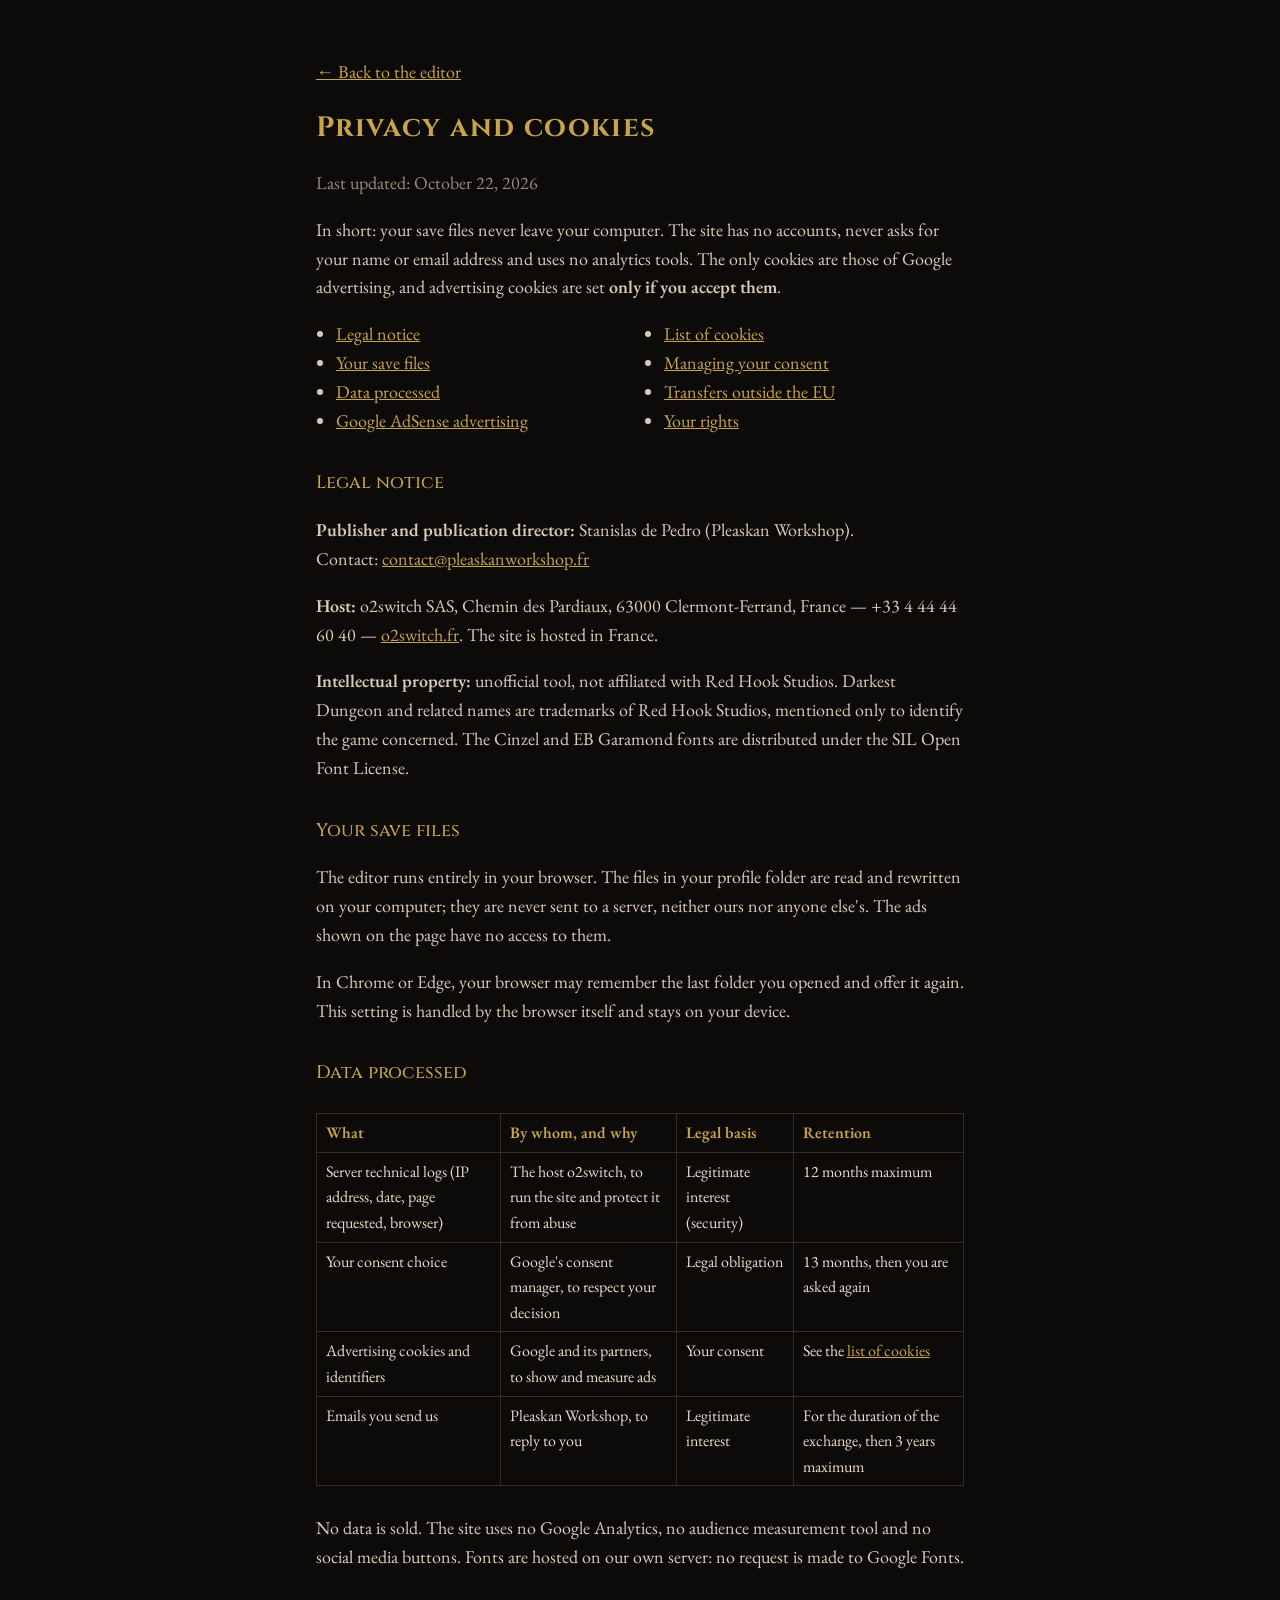
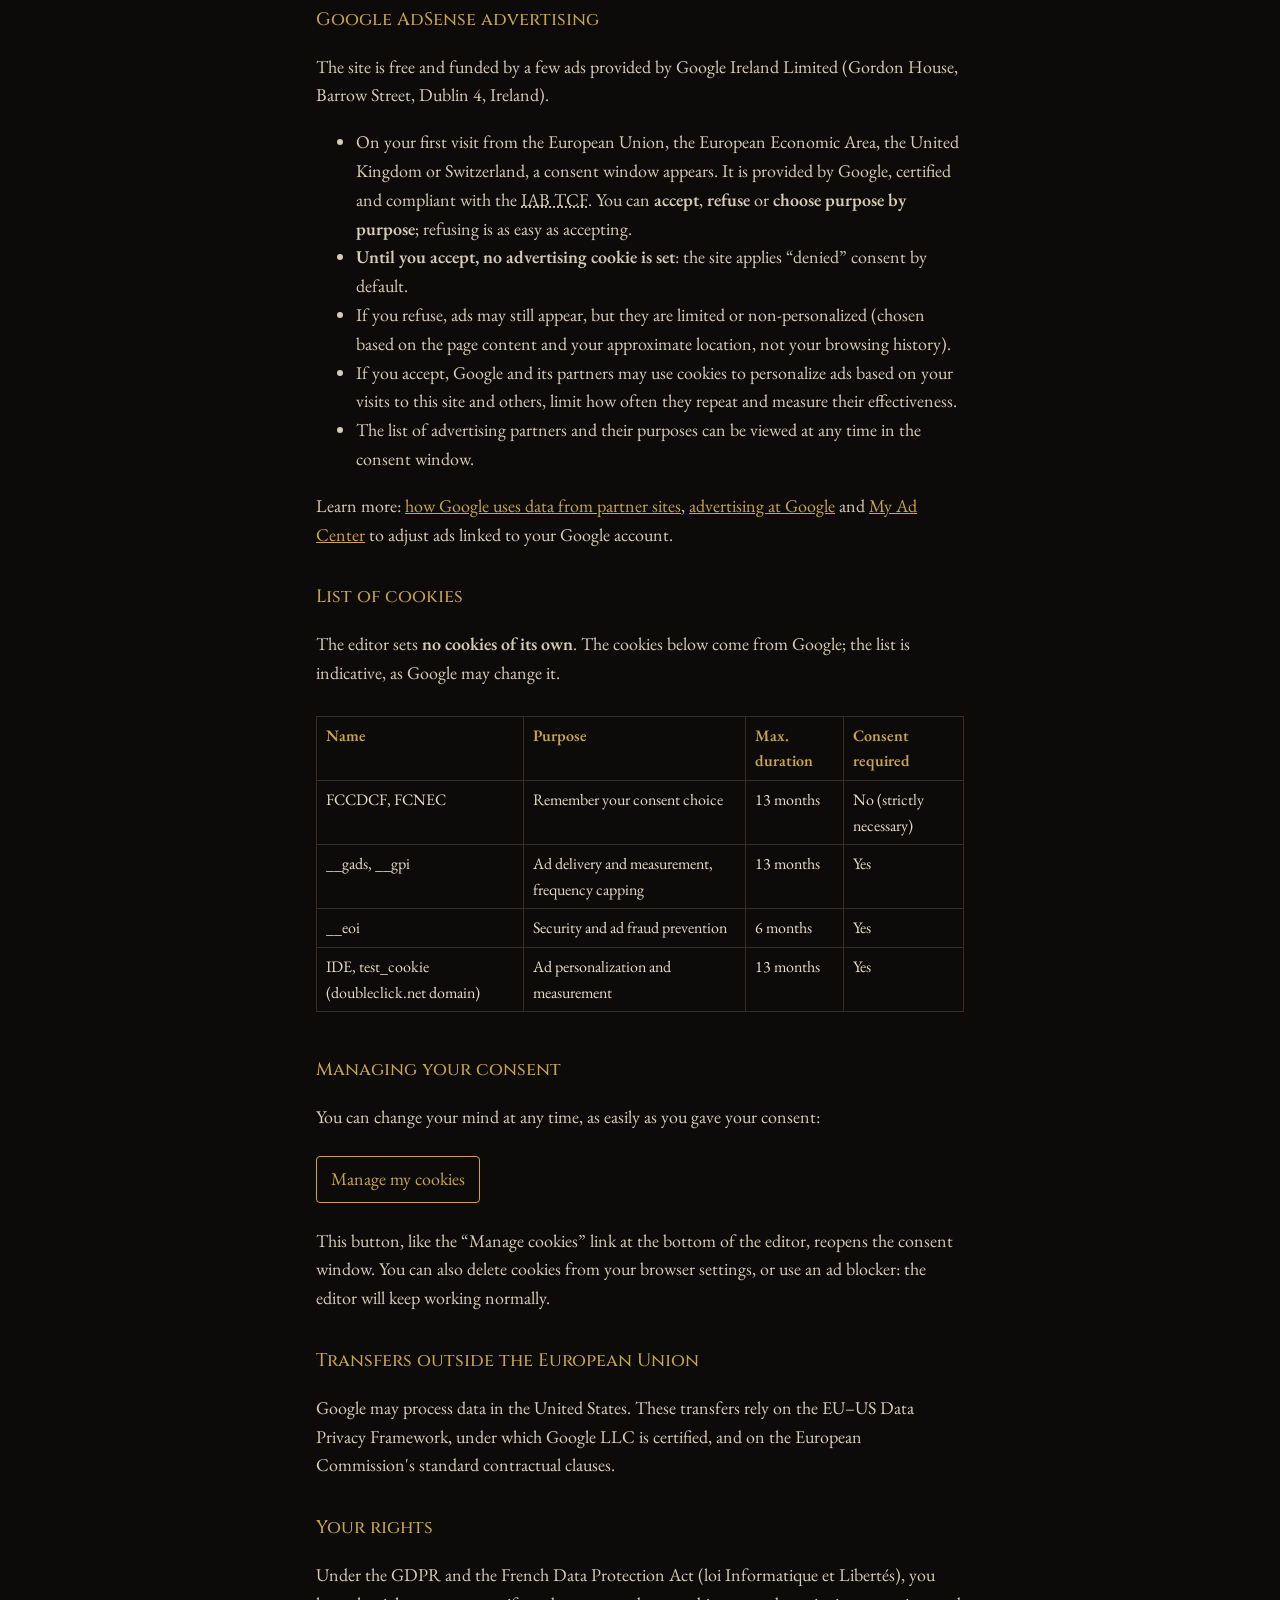
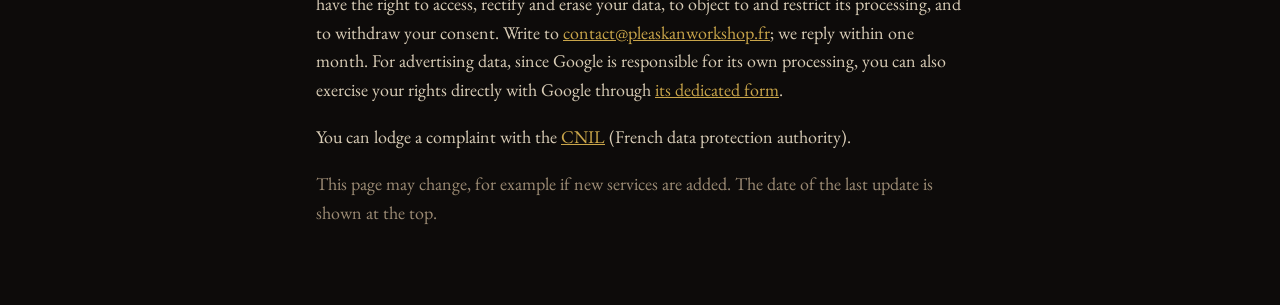
<file: confidentialite.html>
<!doctype html>
<html lang="en"><head><meta charset="utf-8"><meta name="viewport" content="width=device-width,initial-scale=1">
<title>Privacy and cookies – Darkest Dungeon Save Editor</title>
<meta name="description" content="Legal notice, privacy policy and cookie management for the Darkest Dungeon Save Editor.">
<meta name="robots" content="noindex,follow">
<link rel="canonical" href="https://pleaskanworkshop.fr/darkestdungeonsaveeditor/confidentialite.html">
<link rel="icon" href="favicon.svg" type="image/svg+xml">
<link rel="stylesheet" href="fonts/fonts.css">
<style>
:root{--bg:#0d0b0a;--line:#3a2c22;--ink:#e8dcc6;--dim:#9c8b74;--gold:#c9a54a}
body{margin:0;background:var(--bg);color:var(--ink);font:18px/1.6 "EB Garamond",Georgia,serif}
main{max-width:72ch;margin:0 auto;padding:40px 16px 60px}
h1{font-family:Cinzel,serif;color:var(--gold);font-size:28px;letter-spacing:.05em}
h2{font-family:Cinzel,serif;color:var(--gold);font-size:18px;font-weight:500;margin-top:34px;scroll-margin-top:16px}
a{color:var(--gold)} p,li{color:#d8ccb6} .dim{color:var(--dim)}
nav ul{padding-left:20px;columns:2;column-gap:28px} @media(max-width:560px){nav ul{columns:1}}
.tbl{overflow-x:auto} table{border-collapse:collapse;width:100%;font-size:16px;margin:10px 0}
th,td{border:1px solid var(--line);padding:6px 9px;text-align:left;vertical-align:top} th{color:var(--gold);font-weight:600}
.btn{display:inline-block;margin:6px 0;padding:8px 14px;border:1px solid var(--gold);border-radius:4px;color:var(--gold);text-decoration:none}
.btn:hover{background:rgba(201,165,74,.12)}
</style></head><body><main>
<p><a href="./">← Back to the editor</a></p>
<h1>Privacy and cookies</h1>
<p class="dim">Last updated: October 22, 2026</p>

<p>In short: your save files never leave your computer. The site has no accounts, never asks for your name or email address and uses no analytics tools. The only cookies are those of Google advertising, and advertising cookies are set <strong>only if you accept them</strong>.</p>

<nav aria-label="Contents"><ul>
<li><a href="#mentions-legales">Legal notice</a></li>
<li><a href="#sauvegardes">Your save files</a></li>
<li><a href="#donnees">Data processed</a></li>
<li><a href="#publicite">Google AdSense advertising</a></li>
<li><a href="#cookies">List of cookies</a></li>
<li><a href="#choix">Managing your consent</a></li>
<li><a href="#transferts">Transfers outside the EU</a></li>
<li><a href="#droits">Your rights</a></li>
</ul></nav>

<h2 id="mentions-legales">Legal notice</h2>
<p><strong>Publisher and publication director:</strong> Stanislas de Pedro (Pleaskan Workshop).<br>
<!-- To be completed if the activity is registered: SIRET number and business postal address -->
Contact: <a href="mailto:contact@pleaskanworkshop.fr">contact@pleaskanworkshop.fr</a></p>
<p><strong>Host:</strong> o2switch SAS, Chemin des Pardiaux, 63000 Clermont-Ferrand, France — +33 4 44 44 60 40 — <a href="https://www.o2switch.fr" rel="noopener">o2switch.fr</a>. The site is hosted in France.</p>
<p><strong>Intellectual property:</strong> unofficial tool, not affiliated with Red Hook Studios. Darkest Dungeon and related names are trademarks of Red Hook Studios, mentioned only to identify the game concerned. The Cinzel and EB Garamond fonts are distributed under the SIL Open Font License.</p>

<h2 id="sauvegardes">Your save files</h2>
<p>The editor runs entirely in your browser. The files in your profile folder are read and rewritten on your computer; they are never sent to a server, neither ours nor anyone else's. The ads shown on the page have no access to them.</p>
<p>In Chrome or Edge, your browser may remember the last folder you opened and offer it again. This setting is handled by the browser itself and stays on your device.</p>

<h2 id="donnees">Data processed</h2>
<div class="tbl"><table>
<tr><th>What</th><th>By whom, and why</th><th>Legal basis</th><th>Retention</th></tr>
<tr><td>Server technical logs (IP address, date, page requested, browser)</td><td>The host o2switch, to run the site and protect it from abuse</td><td>Legitimate interest (security)</td><td>12 months maximum</td></tr>
<tr><td>Your consent choice</td><td>Google's consent manager, to respect your decision</td><td>Legal obligation</td><td>13 months, then you are asked again</td></tr>
<tr><td>Advertising cookies and identifiers</td><td>Google and its partners, to show and measure ads</td><td>Your consent</td><td>See the <a href="#cookies">list of cookies</a></td></tr>
<tr><td>Emails you send us</td><td>Pleaskan Workshop, to reply to you</td><td>Legitimate interest</td><td>For the duration of the exchange, then 3 years maximum</td></tr>
</table></div>
<p>No data is sold. The site uses no Google Analytics, no audience measurement tool and no social media buttons. Fonts are hosted on our own server: no request is made to Google Fonts.</p>

<h2 id="publicite">Google AdSense advertising</h2>
<p>The site is free and funded by a few ads provided by Google Ireland Limited (Gordon House, Barrow Street, Dublin 4, Ireland).</p>
<ul>
<li>On your first visit from the European Union, the European Economic Area, the United Kingdom or Switzerland, a consent window appears. It is provided by Google, certified and compliant with the <abbr title="IAB Europe Transparency &amp; Consent Framework">IAB TCF</abbr>. You can <strong>accept</strong>, <strong>refuse</strong> or <strong>choose purpose by purpose</strong>; refusing is as easy as accepting.</li>
<li><strong>Until you accept, no advertising cookie is set</strong>: the site applies “denied” consent by default.</li>
<li>If you refuse, ads may still appear, but they are limited or non-personalized (chosen based on the page content and your approximate location, not your browsing history).</li>
<li>If you accept, Google and its partners may use cookies to personalize ads based on your visits to this site and others, limit how often they repeat and measure their effectiveness.</li>
<li>The list of advertising partners and their purposes can be viewed at any time in the consent window.</li>
</ul>
<p>Learn more: <a href="https://policies.google.com/technologies/partner-sites" rel="noopener">how Google uses data from partner sites</a>, <a href="https://policies.google.com/technologies/ads" rel="noopener">advertising at Google</a> and <a href="https://myadcenter.google.com" rel="noopener">My Ad Center</a> to adjust ads linked to your Google account.</p>

<h2 id="cookies">List of cookies</h2>
<p>The editor sets <strong>no cookies of its own</strong>. The cookies below come from Google; the list is indicative, as Google may change it.</p>
<div class="tbl"><table>
<tr><th>Name</th><th>Purpose</th><th>Max. duration</th><th>Consent required</th></tr>
<tr><td>FCCDCF, FCNEC</td><td>Remember your consent choice</td><td>13 months</td><td>No (strictly necessary)</td></tr>
<tr><td>__gads, __gpi</td><td>Ad delivery and measurement, frequency capping</td><td>13 months</td><td>Yes</td></tr>
<tr><td>__eoi</td><td>Security and ad fraud prevention</td><td>6 months</td><td>Yes</td></tr>
<tr><td>IDE, test_cookie (doubleclick.net domain)</td><td>Ad personalization and measurement</td><td>13 months</td><td>Yes</td></tr>
</table></div>

<h2 id="choix">Managing your consent</h2>
<p>You can change your mind at any time, as easily as you gave your consent:</p>
<p><a class="btn" href="./?cookies">Manage my cookies</a></p>
<p>This button, like the “Manage cookies” link at the bottom of the editor, reopens the consent window. You can also delete cookies from your browser settings, or use an ad blocker: the editor will keep working normally.</p>

<h2 id="transferts">Transfers outside the European Union</h2>
<p>Google may process data in the United States. These transfers rely on the EU–US Data Privacy Framework, under which Google LLC is certified, and on the European Commission's standard contractual clauses.</p>

<h2 id="droits">Your rights</h2>
<p>Under the GDPR and the French Data Protection Act (loi Informatique et Libertés), you have the right to access, rectify and erase your data, to object to and restrict its processing, and to withdraw your consent. Write to <a href="mailto:contact@pleaskanworkshop.fr">contact@pleaskanworkshop.fr</a>; we reply within one month. For advertising data, since Google is responsible for its own processing, you can also exercise your rights directly with Google through <a href="https://support.google.com/policies/troubleshooter/7575787" rel="noopener">its dedicated form</a>.</p>
<p>You can lodge a complaint with the <a href="https://www.cnil.fr/fr/plaintes" rel="noopener">CNIL</a> (French data protection authority).</p>
<p class="dim">This page may change, for example if new services are added. The date of the last update is shown at the top.</p>
</main></body></html>
</file>
<file: fonts/fonts.css>
/* Polices auto-hébergées (SIL Open Font License) — aucune requête vers Google Fonts */
@font-face{font-family:Cinzel;font-style:normal;font-weight:500;font-display:swap;src:url(cinzel-latin-500-normal.woff2) format("woff2")}
@font-face{font-family:Cinzel;font-style:normal;font-weight:700;font-display:swap;src:url(cinzel-latin-700-normal.woff2) format("woff2")}
@font-face{font-family:"EB Garamond";font-style:normal;font-weight:400;font-display:swap;src:url(eb-garamond-latin-400-normal.woff2) format("woff2")}
@font-face{font-family:"EB Garamond";font-style:normal;font-weight:600;font-display:swap;src:url(eb-garamond-latin-600-normal.woff2) format("woff2")}
@font-face{font-family:"EB Garamond";font-style:italic;font-weight:400;font-display:swap;src:url(eb-garamond-latin-400-italic.woff2) format("woff2")}
</file>
